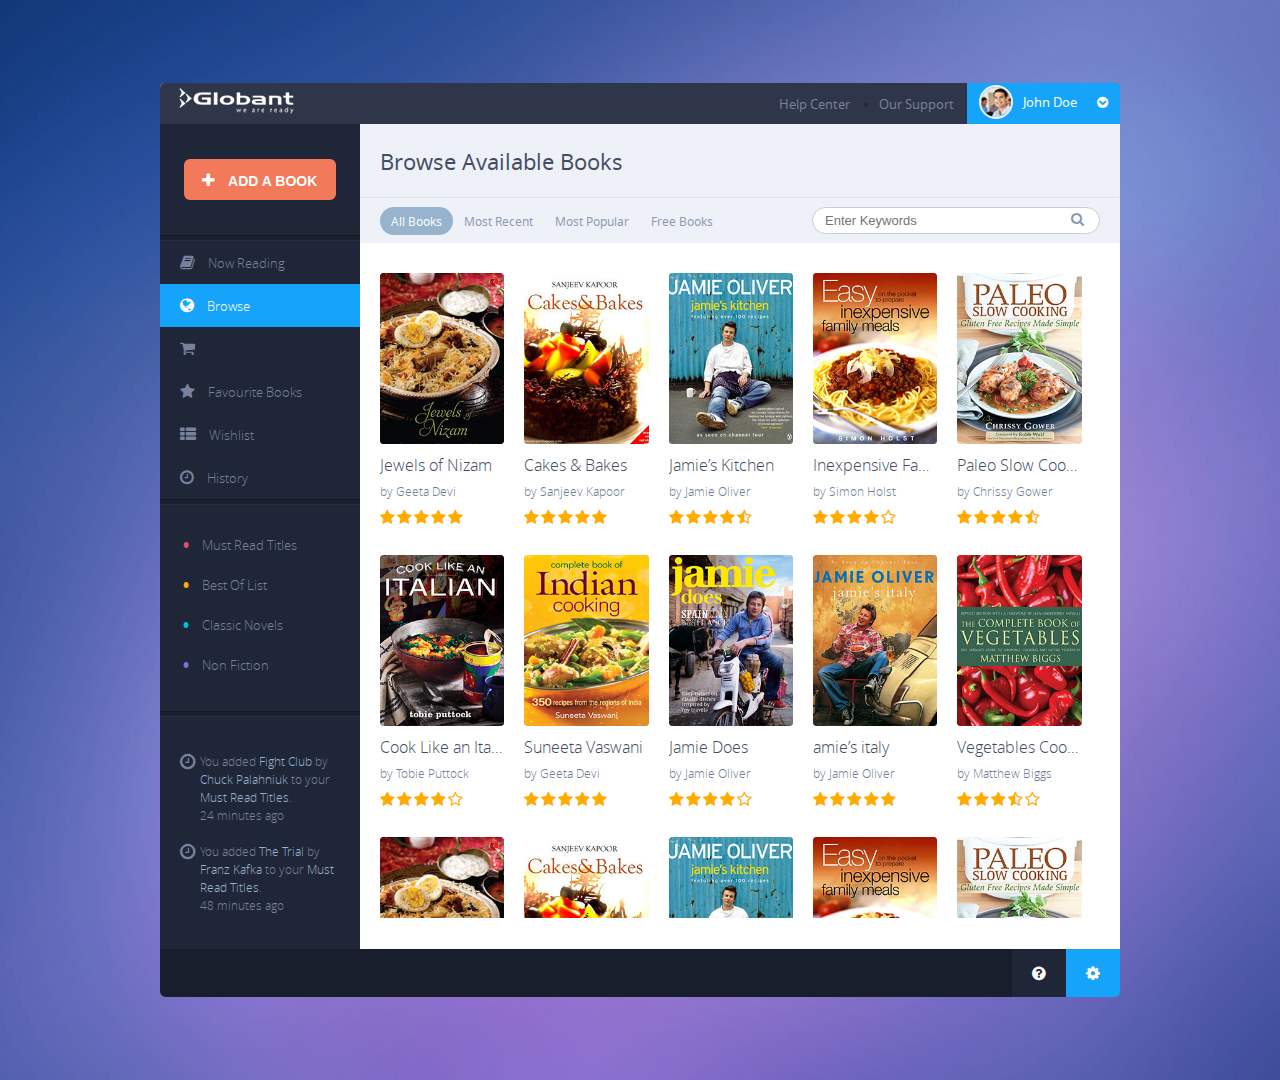
<file: 1. HTML/index.html>
<!DOCTYPE html>
<html lang="en">
<head>
<meta charset="utf-8">
<title>HTML Assignment</title>
<link rel="stylesheet" href="http://cdnjs.cloudflare.com/ajax/libs/font-awesome/4.4.0/css/font-awesome.min.css">
<link href="css/style.css" rel="stylesheet">
</head>
<body>
<!-- Main Container Start Here -->
<section class="container"> 
  <!-- Left Header Start Here -->
  <header class="clearfix">
    <section class="pull-left logo"><a href="#" title="Globant"><img src="img/logo.png" alt="Globant"></a></section>
    <section class="pull-right">
      <nav class="pull-left">
        <ul>
          <li><a href="#">Help Center</a></li>
          <li><a href="#">Our Support</a></li>
        </ul>
      </nav>
      <section class="pull-right user-name"> <img src="img/user_img.jpg" alt=""> John Doe <i class="fa fa-chevron-circle-down"></i> </section>
    </section>
  </header>
  <!-- Left Header End Here -->
  <section class="clearfix"> 
    <!-- Left Sitebar Start Here -->
    <aside class="left-sidebar pull-left">
      <ul class="clearfix">
        <li>
          <button type="button" class="add-book"><i class="fa fa-plus"></i> Add a Book</button>
        </li>
      </ul>
      <ul class="main-nav clearfix">
        <li><a href="#"><i class="fa fa-book"></i> Now Reading</a></li>
        <li><a href="#" class="active"><i class="fa fa-globe"></i> Browse</a></li>
        <li><a href="#"><i class="fa fa-shopping-cart"></i> <span class="sr-only">Buy Books</span></a></li>
        <li><a href="#"><i class="fa fa-star"></i> Favourite Books</a></li>
        <li><a href="#"><i class="fa fa-th-list"></i> Wishlist</a></li>
        <li><a href="#"><i class="fa fa-clock-o"></i> History</a></li>
      </ul>
      <ul class="personal-categories clearfix">
        <li><a href="#">Must Read Titles</a></li>
        <li class="yellow-dise"><a href="#" >Best Of List</a></li>
        <li class="blue-dise"><a href="#" >Classic Novels</a></li>
        <li class="purple-dise"><a href="#" >Non Fiction</a></li>
      </ul>
      <ul class="history-list clearfix">
        <li class="history">
          <p>You added <span>Fight Club</span> by <span>Chuck Palahniuk</span> to your <span>Must Read Titles</span>.</p>
          <p>24 minutes ago</p>
        </li>
        <li class="history">
          <p>You added <span>The Trial</span> by <span>Franz Kafka</span> to your <span>Must Read Titles</span>.</p>
          <p>48 minutes ago</p>
        </li>
      </ul>
    </aside>
    <!-- Left Sitebar End Here --> 
    <!-- Right Section Start Here -->
    <section class="pull-left content-section">
      <header class="page-header">
        <section class="page-title">
          <h1>Browse Available Books</h1>
        </section>
        <section class="search-fliter-section clearfix">
          <section class="pull-left tab-menu">
            <ul>
              <li><a href="#" class="active">All Books</a></li>
              <li><a href="#">Most Recent</a></li>
              <li><a href="#">Most Popular</a></li>
              <li><a href="#">Free Books</a></li>
            </ul>
          </section>
          <section class="pull-right relative search-warpper">
            <input type="search" placeholder="Enter Keywords" value="" id="q" class="search-field" required >
            <label class="search-label" for="q"><i class="fa fa-search"></i></label>
          </section>
        </section>
      </header>
      <section class="container-warpper clearfix">
        <div class="column-warpper">
          <div class="row">
            <div class="column">
              <div class="pro-img"><img src="img/pro_img1.jpg" alt=""></div>
              <div class="pro-name">Jewels of Nizam</div>
              <div class="by-name">by Geeta Devi</div>
              <div class="rating"><i class="fa fa-star"></i><i class="fa fa-star"></i><i class="fa fa-star"></i><i class="fa fa-star"></i><i class="fa fa-star"></i></div>
            </div>
            <div class="column">
              <div class="pro-img"><img src="img/pro_img2.jpg" class="pro-img" alt=""></div>
              <div class="pro-name">Cakes & Bakes</div>
              <div class="by-name">by Sanjeev Kapoor</div>
              <div class="rating"><i class="fa fa-star"></i><i class="fa fa-star"></i><i class="fa fa-star"></i><i class="fa fa-star"></i><i class="fa fa-star"></i></div>
            </div>
            <div class="column">
              <div class="pro-img"><img src="img/pro_img3.jpg" class="pro-img" alt=""></div>
              <div class="pro-name">Jamie’s Kitchen</div>
              <div class="by-name">by Jamie Oliver</div>
              <div class="rating"><i class="fa fa-star"></i><i class="fa fa-star"></i><i class="fa fa-star"></i><i class="fa fa-star"></i><i aria-hidden="true" class="fa fa-star-half-o"></i></div>
            </div>
            <div class="column">
              <div class="pro-img"><img src="img/pro_img4.jpg" class="pro-img" alt=""></div>
              <div class="pro-name">Inexpensive Family Meals</div>
              <div class="by-name">by Simon Holst</div>
              <div class="rating"><i class="fa fa-star"></i><i class="fa fa-star"></i><i class="fa fa-star"></i><i class="fa fa-star"></i><i  class="fa fa-star-o"></i></div>
            </div>
            <div class="column">
              <div class="pro-img"><img src="img/pro_img5.jpg" class="pro-img" alt=""></div>
              <div class="pro-name">Paleo Slow Cooking</div>
              <div class="by-name">by Chrissy Gower</div>
              <div class="rating"><i class="fa fa-star"></i><i class="fa fa-star"></i><i class="fa fa-star"></i><i class="fa fa-star"></i><i class="fa fa-star-half-o"></i></div>
            </div>
            <div class="column">
              <div class="pro-img"><img src="img/pro_img6.jpg" class="pro-img" alt=""></div>
              <div class="pro-name">Cook Like an Italian</div>
              <div class="by-name">by Tobie Puttock</div>
              <div class="rating"><i class="fa fa-star"></i><i class="fa fa-star"></i><i class="fa fa-star"></i><i class="fa fa-star"></i><i  class="fa fa-star-o"></i></div>
            </div>
            <div class="column">
              <div class="pro-img"><img src="img/pro_img7.jpg" class="pro-img" alt=""></div>
              <div class="pro-name">Suneeta Vaswani</div>
              <div class="by-name">by Geeta Devi</div>
              <div class="rating"><i class="fa fa-star"></i><i class="fa fa-star"></i><i class="fa fa-star"></i><i class="fa fa-star"></i><i class="fa fa-star"></i></div>
            </div>
            <div class="column">
              <div class="pro-img"><img src="img/pro_img8.jpg" class="pro-img" alt=""></div>
              <div class="pro-name">Jamie Does</div>
              <div class="by-name">by Jamie Oliver</div>
              <div class="rating"><i class="fa fa-star"></i><i class="fa fa-star"></i><i class="fa fa-star"></i><i class="fa fa-star"></i><i  class="fa fa-star-o"></i></div>
            </div>
            <div class="column">
              <div class="pro-img"><img src="img/pro_img9.jpg" class="pro-img" alt=""></div>
              <div class="pro-name">amie’s italy</div>
              <div class="by-name">by Jamie Oliver</div>
              <div class="rating"><i class="fa fa-star"></i><i class="fa fa-star"></i><i class="fa fa-star"></i><i class="fa fa-star"></i><i class="fa fa-star"></i></div>
            </div>
            <div class="column">
              <div class="pro-img"><img src="img/pro_img10.jpg" class="pro-img" alt=""></div>
              <div class="pro-name">Vegetables Cookbook</div>
              <div class="by-name">by Matthew Biggs</div>
              <div class="rating"><i class="fa fa-star"></i><i class="fa fa-star"></i><i class="fa fa-star"></i><i class="fa fa-star-half-o"></i><i class="fa fa-star-o"></i></div>
            </div>
            <div class="column">
              <div class="pro-img"><img src="img/pro_img1.jpg" alt=""></div>
              <div class="pro-name">Jewels of Nizam</div>
              <div class="by-name">by Geeta Devi</div>
              <div class="rating"><i class="fa fa-star"></i><i class="fa fa-star"></i><i class="fa fa-star"></i><i class="fa fa-star"></i><i class="fa fa-star"></i></div>
            </div>
            <div class="column">
              <div class="pro-img"><img src="img/pro_img2.jpg" class="pro-img" alt=""></div>
              <div class="pro-name">Cakes & Bakes</div>
              <div class="by-name">by Sanjeev Kapoor</div>
              <div class="rating"><i class="fa fa-star"></i><i class="fa fa-star"></i><i class="fa fa-star"></i><i class="fa fa-star"></i><i class="fa fa-star"></i></div>
            </div>
            <div class="column">
              <div class="pro-img"><img src="img/pro_img3.jpg" class="pro-img" alt=""></div>
              <div class="pro-name">Jamie’s Kitchen</div>
              <div class="by-name">by Jamie Oliver</div>
              <div class="rating"><i class="fa fa-star"></i><i class="fa fa-star"></i><i class="fa fa-star"></i><i class="fa fa-star"></i><i aria-hidden="true" class="fa fa-star-half-o"></i></div>
            </div>
            <div class="column">
              <div class="pro-img"><img src="img/pro_img4.jpg" class="pro-img" alt=""></div>
              <div class="pro-name">Inexpensive Family Meals</div>
              <div class="by-name">by Simon Holst</div>
              <div class="rating"><i class="fa fa-star"></i><i class="fa fa-star"></i><i class="fa fa-star"></i><i class="fa fa-star"></i><i  class="fa fa-star-o"></i></div>
            </div>
            <div class="column">
              <div class="pro-img"><img src="img/pro_img5.jpg" class="pro-img" alt=""></div>
              <div class="pro-name">Paleo Slow Cooking</div>
              <div class="by-name">by Chrissy Gower</div>
              <div class="rating"><i class="fa fa-star"></i><i class="fa fa-star"></i><i class="fa fa-star"></i><i class="fa fa-star"></i><i class="fa fa-star-half-o"></i></div>
            </div>
            <div class="column">
              <div class="pro-img"><img src="img/pro_img6.jpg" class="pro-img" alt=""></div>
              <div class="pro-name">Cook Like an Italian</div>
              <div class="by-name">by Tobie Puttock</div>
              <div class="rating"><i class="fa fa-star"></i><i class="fa fa-star"></i><i class="fa fa-star"></i><i class="fa fa-star"></i><i  class="fa fa-star-o"></i></div>
            </div>
            <div class="column">
              <div class="pro-img"><img src="img/pro_img7.jpg" class="pro-img" alt=""></div>
              <div class="pro-name">Suneeta Vaswani</div>
              <div class="by-name">by Geeta Devi</div>
              <div class="rating"><i class="fa fa-star"></i><i class="fa fa-star"></i><i class="fa fa-star"></i><i class="fa fa-star"></i><i class="fa fa-star"></i></div>
            </div>
            <div class="column">
              <div class="pro-img"><img src="img/pro_img8.jpg" class="pro-img" alt=""></div>
              <div class="pro-name">Jamie Does</div>
              <div class="by-name">by Jamie Oliver</div>
              <div class="rating"><i class="fa fa-star"></i><i class="fa fa-star"></i><i class="fa fa-star"></i><i class="fa fa-star"></i><i  class="fa fa-star-o"></i></div>
            </div>
            <div class="column">
              <div class="pro-img"><img src="img/pro_img9.jpg" class="pro-img" alt=""></div>
              <div class="pro-name">amie’s italy</div>
              <div class="by-name">by Jamie Oliver</div>
              <div class="rating"><i class="fa fa-star"></i><i class="fa fa-star"></i><i class="fa fa-star"></i><i class="fa fa-star"></i><i class="fa fa-star"></i></div>
            </div>
            <div class="column">
              <div class="pro-img"><img src="img/pro_img10.jpg" class="pro-img" alt=""></div>
              <div class="pro-name">Vegetables Cookbook</div>
              <div class="by-name">by Matthew Biggs</div>
              <div class="rating"><i class="fa fa-star"></i><i class="fa fa-star"></i><i class="fa fa-star"></i><i class="fa fa-star-half-o"></i><i class="fa fa-star-o"></i></div>
            </div>
          </div>
        </div>
      </section>
    </section>
    <!-- Right Section End Here --> 
  </section>
  <!-- Footer Start Here -->
  <footer class="clearfix">
    <section class="pull-right">
      <div class="pull-left helpBtn"><a href="#"><i class="fa fa-question-circle"></i></a></div>
      <div class="pull-right settingBtn"><a href="#"><i class="fa fa-cog"></i></a></div>
    </section>
  </footer>
  <!-- Footer Section End Here --> 
</section>
<!-- Main Container End Here --> 
<script src="js/jquery.min.js"></script> 
<script>
    	$(document).ready(function(e) {
            $('.main-nav a, .tab-menu a').on('click', function(event){
				event.preventDefault();
				$(this).addClass('active');
				$(this).parent('li').siblings().find('a').removeClass('active');
			});
			
        });
    </script>
</body>
</html>
</file>
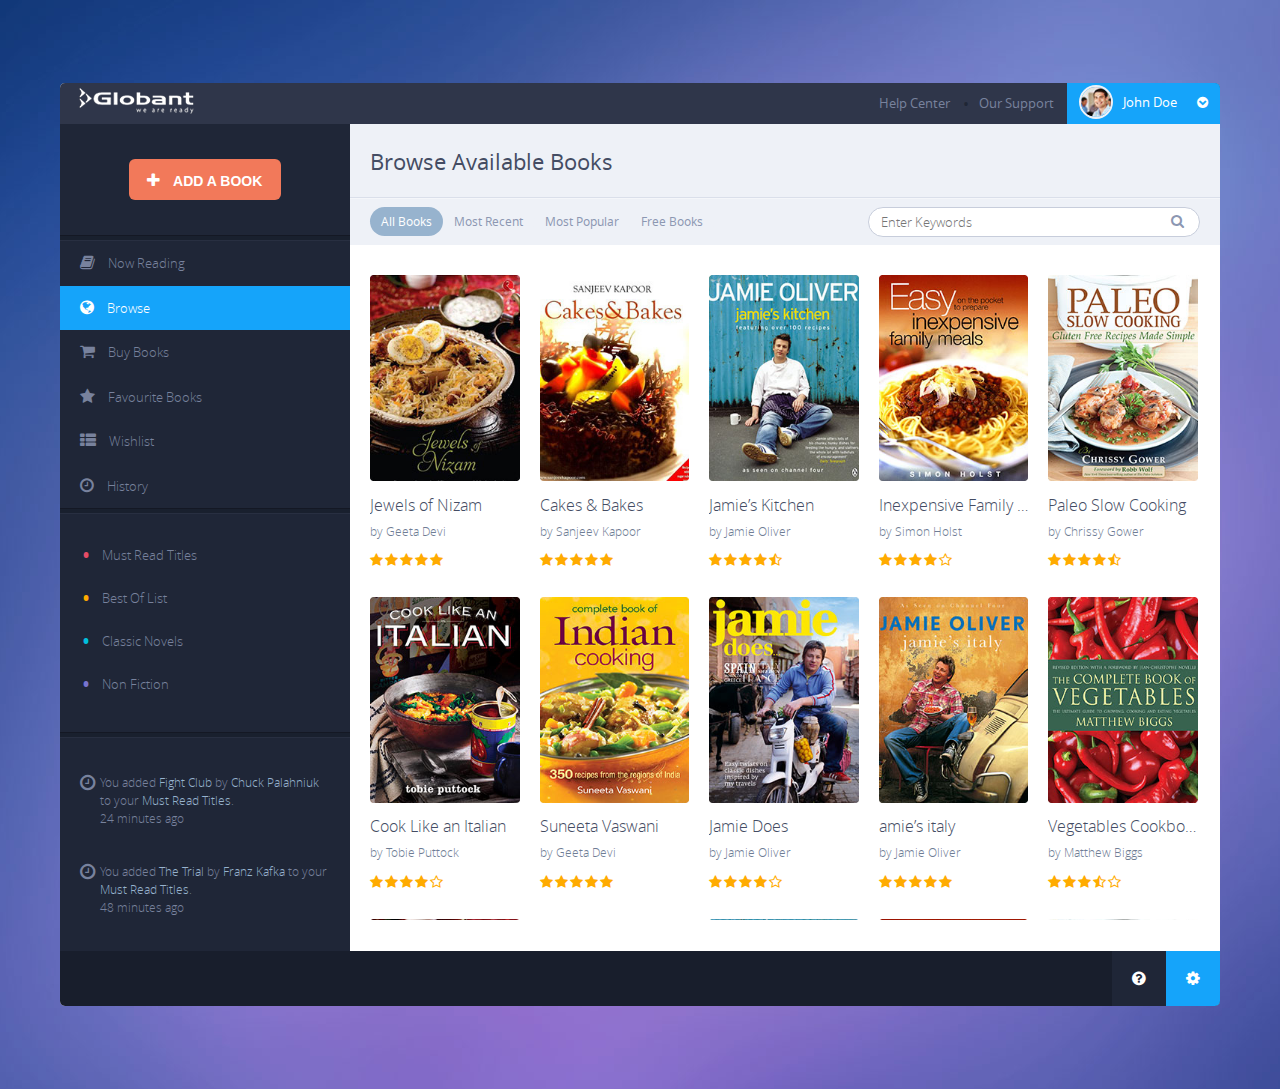
<file: 3. RWD/index.html>
<!DOCTYPE html>
<html lang="en">
<head>
<meta charset="utf-8">
<meta name="viewport" content="width=device-width, initial-scale=1.0" />
<title>HTML Assignment</title>
<link rel="stylesheet" href="http://cdnjs.cloudflare.com/ajax/libs/font-awesome/4.4.0/css/font-awesome.min.css">
<link href="css/style.css" rel="stylesheet">
<link href="css/media_query.css" rel="stylesheet">
</head>
<body>
<!-- Main Container Start Here -->
<section class="container">
  <header class="clearfix">
    <section class="logo col-3 mob-clearfix"><a href="#" title="Globant"><img src="img/logo.png" alt="Globant"></a>
      <div class="menu-btn visible-xs clearfix"> <i class="fa fa-search"></i> <i href="#" class="fa fa-bars"></i> </div>
    </section>
    <section class="col-9 hidden-xs">
      <div class="head-rg">
        <nav>
          <ul>
            <li><a href="#">Help Center</a></li>
            <li><a href="#">Our Support</a></li>
          </ul>
        </nav>
        <section class="user-name"> <img src="img/user_img.jpg" alt=""> John Doe <i class="fa fa-chevron-circle-down"></i> </section>
      </div>
    </section>
  </header>
  <section class="clearfix">
    <aside class="left-sidebar col-3">
      <ul class="add-book-wrapper clearfix hidden-xs">
        <li>
          <button type="button" class="add-book"><i class="fa fa-plus"></i> Add a Book</button>
        </li>
      </ul>
      <ul class="main-nav clearfix">
        <li><a href="#"><i class="fa fa-book"></i> Now Reading</a></li>
        <li><a href="#" class="active"><i class="fa fa-globe"></i> Browse</a></li>
        <li><a href="#"><i class="fa fa-shopping-cart"></i> Buy Books</a></li>
        <li><a href="#"><i class="fa fa-star"></i> Favourite Books</a></li>
        <li><a href="#"><i class="fa fa-th-list"></i> Wishlist</a></li>
        <li><a href="#"><i class="fa fa-clock-o"></i> History</a></li>
      </ul>
      <ul class="add-book-wrapper clearfix visible-xs hidden-sm hidden-md hidden-lg">
        <li>
          <button type="button" class="add-book"><i class="fa fa-plus"></i> Add a Book</button>
        </li>
      </ul>
      <ul class="personal-categories clearfix hidden-xs">
        <li><a href="#">Must Read Titles</a></li>
        <li class="yellow-dise"><a href="#" >Best Of List</a></li>
        <li class="blue-dise"><a href="#" >Classic Novels</a></li>
        <li class="purple-dise"><a href="#" >Non Fiction</a></li>
      </ul>
      <ul class="history-list clearfix hidden-xs">
        <li class="history">
          <p>You added <span>Fight Club</span> by <span>Chuck Palahniuk</span> to your <span>Must Read Titles</span>.</p>
          <p>24 minutes ago</p>
        </li>
        <li class="history">
          <p>You added <span>The Trial</span> by <span>Franz Kafka</span> to your <span>Must Read Titles</span>.</p>
          <p>48 minutes ago</p>
        </li>
      </ul>
    </aside>
    <section class="col-9">
      <header class="page-header">
        <section class="page-title">
          <h1>Browse Available Books</h1>
        </section>
        <section class="search-fliter-section clearfix">
          <section class="tab-menu mob-clearfix">
            <ul>
              <li><a href="#" class="active">All Books</a></li>
              <li><a href="#">Most Recent</a></li>
              <li><a href="#">Most Popular</a></li>
              <li><a href="#">Free Books</a></li>
            </ul>
          </section>
          <section class="relative search-warpper hidden-xs">
            <input type="search" placeholder="Enter Keywords" value="" id="q" class="search-field" required >
            <label class="search-label" for="q"><i class="fa fa-search"></i></label>
          </section>
        </section>
      </header>
      <section class="container-warpper clearfix">
        <div class="column-warpper">
            <div class="column">
              <div class="pro-img"><img src="img/pro_img1.jpg" alt=""></div>
              <div class="pro-details">
                <div class="pro-name">Jewels of Nizam</div>
                <div class="by-name">by Geeta Devi</div>
                <div class="rating"><i class="fa fa-star"></i><i class="fa fa-star"></i><i class="fa fa-star"></i><i class="fa fa-star"></i><i class="fa fa-star"></i></div>
              </div>
            </div>
            <div class="column">
              <div class="pro-img"><img src="img/pro_img2.jpg" alt=""></div>
              <div class="pro-details">
                <div class="pro-name">Cakes & Bakes</div>
                <div class="by-name">by Sanjeev Kapoor</div>
                <div class="rating"><i class="fa fa-star"></i><i class="fa fa-star"></i><i class="fa fa-star"></i><i class="fa fa-star"></i><i class="fa fa-star"></i></div>
              </div>
            </div>
            <div class="column">
              <div class="pro-img"><img src="img/pro_img3.jpg" alt=""></div>
              <div class="pro-details">
                <div class="pro-name">Jamie’s Kitchen</div>
                <div class="by-name">by Jamie Oliver</div>
                <div class="rating"><i class="fa fa-star"></i><i class="fa fa-star"></i><i class="fa fa-star"></i><i class="fa fa-star"></i><i aria-hidden="true" class="fa fa-star-half-o"></i></div>
              </div>
            </div>
            <div class="clearfix visible-sm"></div>
            <div class="column">
              <div class="pro-img"><img src="img/pro_img4.jpg" alt=""></div>
              <div class="pro-details">
                <div class="pro-name">Inexpensive Family Meals</div>
                <div class="by-name">by Simon Holst</div>
                <div class="rating"><i class="fa fa-star"></i><i class="fa fa-star"></i><i class="fa fa-star"></i><i class="fa fa-star"></i><i  class="fa fa-star-o"></i></div>
              </div>
            </div>
            <div class="clearfix visible-md"></div>
            <div class="column">
              <div class="pro-img"><img src="img/pro_img5.jpg" alt=""></div>
              <div class="pro-details">
                <div class="pro-name">Paleo Slow Cooking</div>
                <div class="by-name">by Chrissy Gower</div>
                <div class="rating"><i class="fa fa-star"></i><i class="fa fa-star"></i><i class="fa fa-star"></i><i class="fa fa-star"></i><i class="fa fa-star-half-o"></i></div>
              </div>
            </div>
            <div class="column">
              <div class="pro-img"><img src="img/pro_img6.jpg" alt=""></div>
              <div class="pro-details">
                <div class="pro-name">Cook Like an Italian</div>
                <div class="by-name">by Tobie Puttock</div>
                <div class="rating"><i class="fa fa-star"></i><i class="fa fa-star"></i><i class="fa fa-star"></i><i class="fa fa-star"></i><i  class="fa fa-star-o"></i></div>
              </div>
            </div>
            <div class="clearfix visible-sm"></div>
            <div class="column">
              <div class="pro-img"><img src="img/pro_img7.jpg" alt=""></div>
              <div class="pro-details">
                <div class="pro-name">Suneeta Vaswani</div>
                <div class="by-name">by Geeta Devi</div>
                <div class="rating"><i class="fa fa-star"></i><i class="fa fa-star"></i><i class="fa fa-star"></i><i class="fa fa-star"></i><i class="fa fa-star"></i></div>
              </div>
            </div>
            <div class="column">
              <div class="pro-img"><img src="img/pro_img8.jpg" alt=""></div>
              <div class="pro-details">
                <div class="pro-name">Jamie Does</div>
                <div class="by-name">by Jamie Oliver</div>
                <div class="rating"><i class="fa fa-star"></i><i class="fa fa-star"></i><i class="fa fa-star"></i><i class="fa fa-star"></i><i  class="fa fa-star-o"></i></div>
              </div>
            </div>
            <div class="clearfix visible-md"></div>
            <div class="column">
              <div class="pro-img"><img src="img/pro_img9.jpg" alt=""></div>
              <div class="pro-details">
                <div class="pro-name">amie’s italy</div>
                <div class="by-name">by Jamie Oliver</div>
                <div class="rating"><i class="fa fa-star"></i><i class="fa fa-star"></i><i class="fa fa-star"></i><i class="fa fa-star"></i><i class="fa fa-star"></i></div>
              </div>
            </div>
            <div class="clearfix visible-sm"></div>
            <div class="column">
              <div class="pro-img"><img src="img/pro_img10.jpg" alt=""></div>
              <div class="pro-details">
                <div class="pro-name">Vegetables Cookbook</div>
                <div class="by-name">by Matthew Biggs</div>
                <div class="rating"><i class="fa fa-star"></i><i class="fa fa-star"></i><i class="fa fa-star"></i><i class="fa fa-star-half-o"></i><i class="fa fa-star-o"></i></div>
              </div>
            </div>
            <div class="column">
              <div class="pro-img"><img src="img/pro_img1.jpg" alt=""></div>
              <div class="pro-details">
                <div class="pro-name">Jewels of Nizam</div>
                <div class="by-name">by Geeta Devi</div>
                <div class="rating"><i class="fa fa-star"></i><i class="fa fa-star"></i><i class="fa fa-star"></i><i class="fa fa-star"></i><i class="fa fa-star"></i></div>
              </div>
            </div>
            <div class="column">
              <div class="pro-img"><img src="img/pro_img2.jpg" alt=""></div>
              <div class="pro-details">
                <div class="pro-name">Cakes & Bakes</div>
                <div class="by-name">by Sanjeev Kapoor</div>
                <div class="rating"><i class="fa fa-star"></i><i class="fa fa-star"></i><i class="fa fa-star"></i><i class="fa fa-star"></i><i class="fa fa-star"></i></div>
              </div>
            </div>
            <div class="clearfix visible-md"></div>
            <div class="clearfix visible-sm"></div>
            <div class="column">
              <div class="pro-img"><img src="img/pro_img3.jpg" alt=""></div>
              <div class="pro-details">
                <div class="pro-name">Jamie’s Kitchen</div>
                <div class="by-name">by Jamie Oliver</div>
                <div class="rating"><i class="fa fa-star"></i><i class="fa fa-star"></i><i class="fa fa-star"></i><i class="fa fa-star"></i><i aria-hidden="true" class="fa fa-star-half-o"></i></div>
              </div>
            </div>
            <div class="column">
              <div class="pro-img"><img src="img/pro_img4.jpg" alt=""></div>
              <div class="pro-details">
                <div class="pro-name">Inexpensive Family Meals</div>
                <div class="by-name">by Simon Holst</div>
                <div class="rating"><i class="fa fa-star"></i><i class="fa fa-star"></i><i class="fa fa-star"></i><i class="fa fa-star"></i><i  class="fa fa-star-o"></i></div>
              </div>
            </div>
            <div class="column">
              <div class="pro-img"><img src="img/pro_img5.jpg" alt=""></div>
              <div class="pro-details">
                <div class="pro-name">Paleo Slow Cooking</div>
                <div class="by-name">by Chrissy Gower</div>
                <div class="rating"><i class="fa fa-star"></i><i class="fa fa-star"></i><i class="fa fa-star"></i><i class="fa fa-star"></i><i class="fa fa-star-half-o"></i></div>
              </div>
            </div>
            <div class="clearfix visible-sm"></div>
            <div class="column">
              <div class="pro-img"><img src="img/pro_img6.jpg" alt=""></div>
              <div class="pro-details">
                <div class="pro-name">Cook Like an Italian</div>
                <div class="by-name">by Tobie Puttock</div>
                <div class="rating"><i class="fa fa-star"></i><i class="fa fa-star"></i><i class="fa fa-star"></i><i class="fa fa-star"></i><i  class="fa fa-star-o"></i></div>
              </div>
            </div>
            <div class="clearfix visible-md"></div>
            <div class="column">
              <div class="pro-img"><img src="img/pro_img7.jpg" alt=""></div>
              <div class="pro-details">
                <div class="pro-name">Suneeta Vaswani</div>
                <div class="by-name">by Geeta Devi</div>
                <div class="rating"><i class="fa fa-star"></i><i class="fa fa-star"></i><i class="fa fa-star"></i><i class="fa fa-star"></i><i class="fa fa-star"></i></div>
              </div>
            </div>
            <div class="column">
              <div class="pro-img"><img src="img/pro_img8.jpg" alt=""></div>
              <div class="pro-details">
                <div class="pro-name">Jamie Does</div>
                <div class="by-name">by Jamie Oliver</div>
                <div class="rating"><i class="fa fa-star"></i><i class="fa fa-star"></i><i class="fa fa-star"></i><i class="fa fa-star"></i><i  class="fa fa-star-o"></i></div>
              </div>
            </div>
            <div class="clearfix visible-sm"></div>
            <div class="column">
              <div class="pro-img"><img src="img/pro_img9.jpg" alt=""></div>
              <div class="pro-details">
                <div class="pro-name">amie’s italy</div>
                <div class="by-name">by Jamie Oliver</div>
                <div class="rating"><i class="fa fa-star"></i><i class="fa fa-star"></i><i class="fa fa-star"></i><i class="fa fa-star"></i><i class="fa fa-star"></i></div>
              </div>
            </div>
            <div class="column">
              <div class="pro-img"><img src="img/pro_img10.jpg" alt=""></div>
              <div class="pro-details">
                <div class="pro-name">Vegetables Cookbook</div>
                <div class="by-name">by Matthew Biggs</div>
                <div class="rating"><i class="fa fa-star"></i><i class="fa fa-star"></i><i class="fa fa-star"></i><i class="fa fa-star-half-o"></i><i class="fa fa-star-o"></i></div>
              </div>
            </div>
        </div>
      </section>
    </section>
  </section>
  <section class="mob-footer-top visible-xs hidden-sm hidden-md hidden-lg">
    <ul class="history-list clearfix">
      <li class="history">
        <p>You added <span>Fight Club</span> by <span>Chuck Palahniuk</span> to your <span>Must Read Titles</span>.</p>
        <p>24 minutes ago</p>
      </li>
      <li class="history">
        <p>You added <span>The Trial</span> by <span>Franz Kafka</span> to your <span>Must Read Titles</span>.</p>
        <p>48 minutes ago</p>
      </li>
    </ul>
    <ul class="mob-link clearfix">
      <li><a href="#">Help Center</a> <a href="#">Our Support</a></li>
    </ul>
  </section>
  <footer class="clearfix">
    <section class="pull-right">
      <div class="pull-left helpBtn"><a href="#"><i class="fa fa-question-circle"></i></a></div>
      <div class="pull-right settingBtn"><a href="#"><i class="fa fa-cog"></i></a></div>
    </section>
  </footer>
</section>
<!-- Main Container End Here --> 
<script src="js/jquery.min.js"></script> 
<script>
    	$(document).ready(function(e) {
            $('.main-nav a, .tab-menu a').on('click', function(event){
				event.preventDefault();
				$(this).addClass('active');
				$(this).parent('li').siblings().find('a').removeClass('active');
			});
			
			  var menuVisible = false;
			  $('.fa-bars').click(function() {
				if (menuVisible) {
				  $('.left-sidebar').slideUp();
				  menuVisible = false;
				  return;
				}
				$('.left-sidebar').slideDown();
				menuVisible = true;
			  });
			  $('.left-sidebar').click(function() {
				$(this).slideUp();
				menuVisible = false;
			  });
        });
    </script>
</body>
</html>
</file>
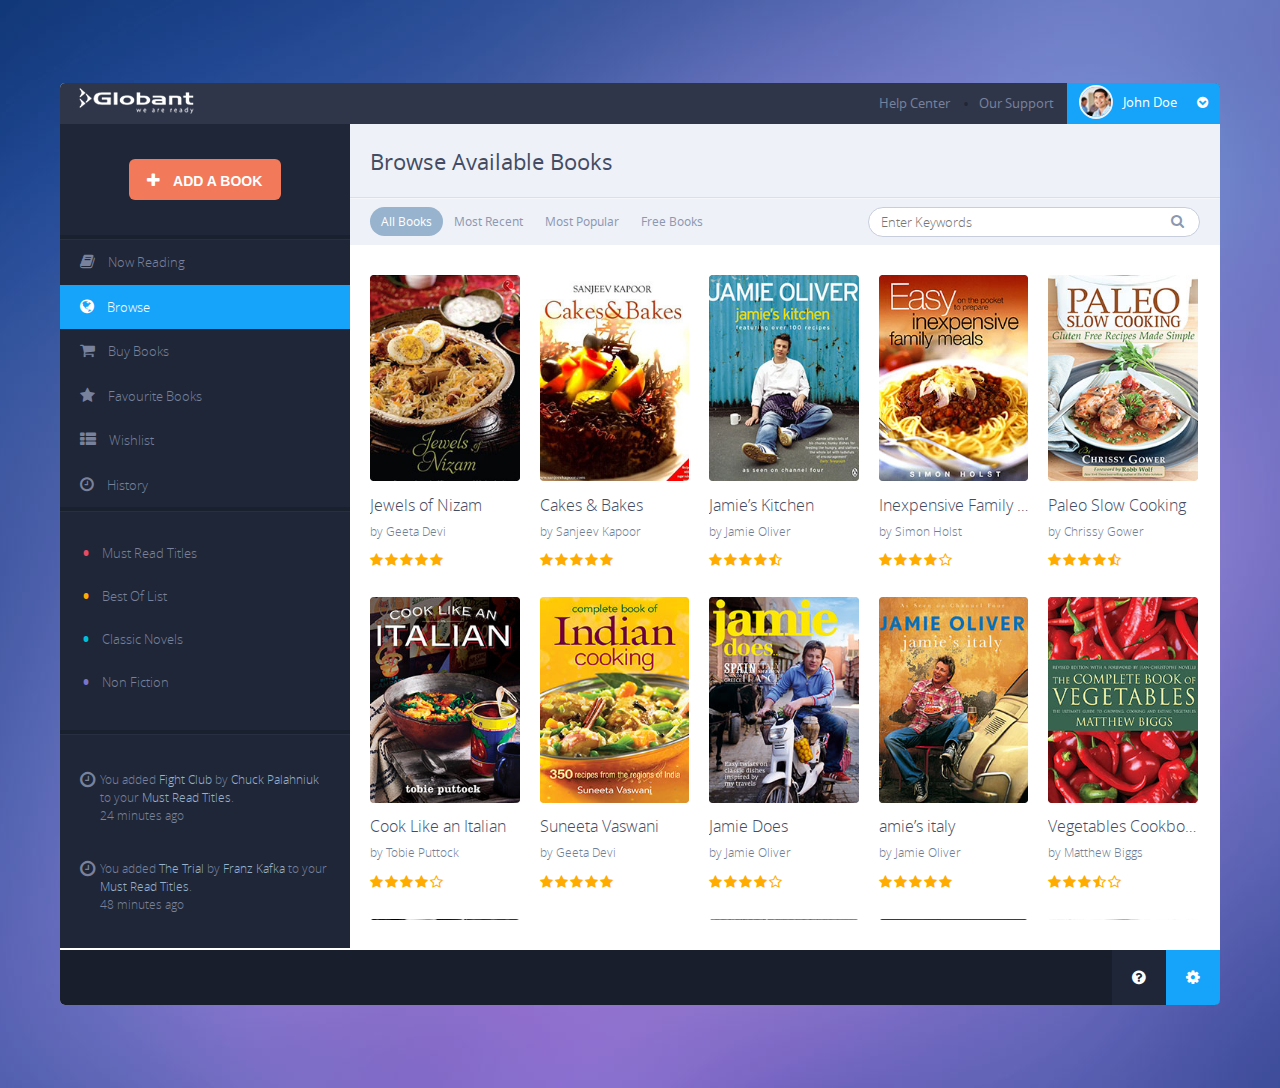
<file: 4. LESS/index.html>
<!DOCTYPE html>
<html lang="en">
<head>
<meta charset="utf-8">
<meta name="viewport" content="width=device-width, initial-scale=1.0" />
<title>HTML Assignment</title>
<link href="http://cdnjs.cloudflare.com/ajax/libs/font-awesome/4.4.0/css/font-awesome.min.css" rel="stylesheet">
<link href="css/main.css" rel="stylesheet">
</head>
<body>
<!-- Main Container Start Here -->
<section class="container">
  <header class="clearfix">
    <section class="logo col-3 mob-clearfix"><a href="#" title="Globant"><img src="img/logo.png" alt="Globant"></a>
      <div class="menu-btn visible-xs clearfix"> <i class="fa fa-search"></i> <i href="#" class="fa fa-bars"></i> </div>
    </section>
    <section class="col-9 hidden-xs">
      <div class="head-rg">
        <nav>
          <ul>
            <li><a href="#">Help Center</a></li>
            <li><a href="#">Our Support</a></li>
          </ul>
        </nav>
        <section class="user-name"> <img src="img/user_img.jpg" alt=""> John Doe <i class="fa fa-chevron-circle-down"></i> </section>
      </div>
    </section>
  </header>
  <section class="clearfix">
    <aside class="left-sidebar col-3">
      <ul class="add-book-wrapper clearfix hidden-xs">
        <li>
          <button type="button" class="add-book"><i class="fa fa-plus"></i> Add a Book</button>
        </li>
      </ul>
      <ul class="main-nav clearfix">
        <li><a href="#"><i class="fa fa-book"></i> Now Reading</a></li>
        <li><a href="#" class="active"><i class="fa fa-globe"></i> Browse</a></li>
        <li><a href="#"><i class="fa fa-shopping-cart"></i> Buy Books</a></li>
        <li><a href="#"><i class="fa fa-star"></i> Favourite Books</a></li>
        <li><a href="#"><i class="fa fa-th-list"></i> Wishlist</a></li>
        <li><a href="#"><i class="fa fa-clock-o"></i> History</a></li>
      </ul>
      <ul class="add-book-wrapper clearfix visible-xs hidden-sm hidden-md hidden-lg">
        <li>
          <button type="button" class="add-book"><i class="fa fa-plus"></i> Add a Book</button>
        </li>
      </ul>
      <ul class="personal-categories clearfix hidden-xs">
        <li><a href="#">Must Read Titles</a></li>
        <li class="orange-dise"><a href="#" >Best Of List</a></li>
        <li class="blue-dise"><a href="#" >Classic Novels</a></li>
        <li class="purple-dise"><a href="#" >Non Fiction</a></li>
      </ul>
      <ul class="history-list clearfix hidden-xs">
        <li class="history">
          <p>You added <span>Fight Club</span> by <span>Chuck Palahniuk</span> to your <span>Must Read Titles</span>.</p>
          <p>24 minutes ago</p>
        </li>
        <li class="history">
          <p>You added <span>The Trial</span> by <span>Franz Kafka</span> to your <span>Must Read Titles</span>.</p>
          <p>48 minutes ago</p>
        </li>
      </ul>
    </aside>
    <section class="col-9">
      <header class="page-header">
        <section class="page-title">
          <h1>Browse Available Books</h1>
        </section>
        <section class="search-fliter-section clearfix">
          <section class="tab-menu mob-clearfix">
            <ul>
              <li><a href="#" class="active">All Books</a></li>
              <li><a href="#">Most Recent</a></li>
              <li><a href="#">Most Popular</a></li>
              <li><a href="#">Free Books</a></li>
            </ul>
          </section>
          <section class="relative search-warpper hidden-xs">
            <input type="search" placeholder="Enter Keywords" value="" id="q" class="search-field" required >
            <label class="search-label" for="q"><i class="fa fa-search"></i></label>
          </section>
        </section>
      </header>
      <section class="container-warpper clearfix">
        <div class="column-warpper">
            <div class="column">
              <div class="pro-img"><img src="img/pro_img1.jpg" alt=""></div>
              <div class="pro-details">
                <div class="pro-name">Jewels of Nizam</div>
                <div class="by-name">by Geeta Devi</div>
                <div class="rating"><i class="fa fa-star"></i><i class="fa fa-star"></i><i class="fa fa-star"></i><i class="fa fa-star"></i><i class="fa fa-star"></i></div>
              </div>
            </div>
            <div class="column">
              <div class="pro-img"><img src="img/pro_img2.jpg" alt=""></div>
              <div class="pro-details">
                <div class="pro-name">Cakes & Bakes</div>
                <div class="by-name">by Sanjeev Kapoor</div>
                <div class="rating"><i class="fa fa-star"></i><i class="fa fa-star"></i><i class="fa fa-star"></i><i class="fa fa-star"></i><i class="fa fa-star"></i></div>
              </div>
            </div>
            <div class="column">
              <div class="pro-img"><img src="img/pro_img3.jpg" alt=""></div>
              <div class="pro-details">
                <div class="pro-name">Jamie’s Kitchen</div>
                <div class="by-name">by Jamie Oliver</div>
                <div class="rating"><i class="fa fa-star"></i><i class="fa fa-star"></i><i class="fa fa-star"></i><i class="fa fa-star"></i><i aria-hidden="true" class="fa fa-star-half-o"></i></div>
              </div>
            </div>
            <div class="clearfix visible-sm"></div>
            <div class="column">
              <div class="pro-img"><img src="img/pro_img4.jpg" alt=""></div>
              <div class="pro-details">
                <div class="pro-name">Inexpensive Family Meals</div>
                <div class="by-name">by Simon Holst</div>
                <div class="rating"><i class="fa fa-star"></i><i class="fa fa-star"></i><i class="fa fa-star"></i><i class="fa fa-star"></i><i  class="fa fa-star-o"></i></div>
              </div>
            </div>
            <div class="clearfix visible-md"></div>
            <div class="column">
              <div class="pro-img"><img src="img/pro_img5.jpg" alt=""></div>
              <div class="pro-details">
                <div class="pro-name">Paleo Slow Cooking</div>
                <div class="by-name">by Chrissy Gower</div>
                <div class="rating"><i class="fa fa-star"></i><i class="fa fa-star"></i><i class="fa fa-star"></i><i class="fa fa-star"></i><i class="fa fa-star-half-o"></i></div>
              </div>
            </div>
            <div class="column">
              <div class="pro-img"><img src="img/pro_img6.jpg" alt=""></div>
              <div class="pro-details">
                <div class="pro-name">Cook Like an Italian</div>
                <div class="by-name">by Tobie Puttock</div>
                <div class="rating"><i class="fa fa-star"></i><i class="fa fa-star"></i><i class="fa fa-star"></i><i class="fa fa-star"></i><i  class="fa fa-star-o"></i></div>
              </div>
            </div>
            <div class="clearfix visible-sm"></div>
            <div class="column">
              <div class="pro-img"><img src="img/pro_img7.jpg" alt=""></div>
              <div class="pro-details">
                <div class="pro-name">Suneeta Vaswani</div>
                <div class="by-name">by Geeta Devi</div>
                <div class="rating"><i class="fa fa-star"></i><i class="fa fa-star"></i><i class="fa fa-star"></i><i class="fa fa-star"></i><i class="fa fa-star"></i></div>
              </div>
            </div>
            <div class="column">
              <div class="pro-img"><img src="img/pro_img8.jpg" alt=""></div>
              <div class="pro-details">
                <div class="pro-name">Jamie Does</div>
                <div class="by-name">by Jamie Oliver</div>
                <div class="rating"><i class="fa fa-star"></i><i class="fa fa-star"></i><i class="fa fa-star"></i><i class="fa fa-star"></i><i  class="fa fa-star-o"></i></div>
              </div>
            </div>
            <div class="clearfix visible-md"></div>
            <div class="column">
              <div class="pro-img"><img src="img/pro_img9.jpg" alt=""></div>
              <div class="pro-details">
                <div class="pro-name">amie’s italy</div>
                <div class="by-name">by Jamie Oliver</div>
                <div class="rating"><i class="fa fa-star"></i><i class="fa fa-star"></i><i class="fa fa-star"></i><i class="fa fa-star"></i><i class="fa fa-star"></i></div>
              </div>
            </div>
            <div class="clearfix visible-sm"></div>
            <div class="column">
              <div class="pro-img"><img src="img/pro_img10.jpg" alt=""></div>
              <div class="pro-details">
                <div class="pro-name">Vegetables Cookbook</div>
                <div class="by-name">by Matthew Biggs</div>
                <div class="rating"><i class="fa fa-star"></i><i class="fa fa-star"></i><i class="fa fa-star"></i><i class="fa fa-star-half-o"></i><i class="fa fa-star-o"></i></div>
              </div>
            </div>
            <div class="column">
              <div class="pro-img"><img src="img/pro_img1.jpg" alt=""></div>
              <div class="pro-details">
                <div class="pro-name">Jewels of Nizam</div>
                <div class="by-name">by Geeta Devi</div>
                <div class="rating"><i class="fa fa-star"></i><i class="fa fa-star"></i><i class="fa fa-star"></i><i class="fa fa-star"></i><i class="fa fa-star"></i></div>
              </div>
            </div>
            <div class="column">
              <div class="pro-img"><img src="img/pro_img2.jpg" alt=""></div>
              <div class="pro-details">
                <div class="pro-name">Cakes & Bakes</div>
                <div class="by-name">by Sanjeev Kapoor</div>
                <div class="rating"><i class="fa fa-star"></i><i class="fa fa-star"></i><i class="fa fa-star"></i><i class="fa fa-star"></i><i class="fa fa-star"></i></div>
              </div>
            </div>
            <div class="clearfix visible-md"></div>
            <div class="clearfix visible-sm"></div>
            <div class="column">
              <div class="pro-img"><img src="img/pro_img3.jpg" alt=""></div>
              <div class="pro-details">
                <div class="pro-name">Jamie’s Kitchen</div>
                <div class="by-name">by Jamie Oliver</div>
                <div class="rating"><i class="fa fa-star"></i><i class="fa fa-star"></i><i class="fa fa-star"></i><i class="fa fa-star"></i><i aria-hidden="true" class="fa fa-star-half-o"></i></div>
              </div>
            </div>
            <div class="column">
              <div class="pro-img"><img src="img/pro_img4.jpg" alt=""></div>
              <div class="pro-details">
                <div class="pro-name">Inexpensive Family Meals</div>
                <div class="by-name">by Simon Holst</div>
                <div class="rating"><i class="fa fa-star"></i><i class="fa fa-star"></i><i class="fa fa-star"></i><i class="fa fa-star"></i><i  class="fa fa-star-o"></i></div>
              </div>
            </div>
            <div class="column">
              <div class="pro-img"><img src="img/pro_img5.jpg" alt=""></div>
              <div class="pro-details">
                <div class="pro-name">Paleo Slow Cooking</div>
                <div class="by-name">by Chrissy Gower</div>
                <div class="rating"><i class="fa fa-star"></i><i class="fa fa-star"></i><i class="fa fa-star"></i><i class="fa fa-star"></i><i class="fa fa-star-half-o"></i></div>
              </div>
            </div>
            <div class="clearfix visible-sm"></div>
            <div class="column">
              <div class="pro-img"><img src="img/pro_img6.jpg" alt=""></div>
              <div class="pro-details">
                <div class="pro-name">Cook Like an Italian</div>
                <div class="by-name">by Tobie Puttock</div>
                <div class="rating"><i class="fa fa-star"></i><i class="fa fa-star"></i><i class="fa fa-star"></i><i class="fa fa-star"></i><i  class="fa fa-star-o"></i></div>
              </div>
            </div>
            <div class="clearfix visible-md"></div>
            <div class="column">
              <div class="pro-img"><img src="img/pro_img7.jpg" alt=""></div>
              <div class="pro-details">
                <div class="pro-name">Suneeta Vaswani</div>
                <div class="by-name">by Geeta Devi</div>
                <div class="rating"><i class="fa fa-star"></i><i class="fa fa-star"></i><i class="fa fa-star"></i><i class="fa fa-star"></i><i class="fa fa-star"></i></div>
              </div>
            </div>
            <div class="column">
              <div class="pro-img"><img src="img/pro_img8.jpg" alt=""></div>
              <div class="pro-details">
                <div class="pro-name">Jamie Does</div>
                <div class="by-name">by Jamie Oliver</div>
                <div class="rating"><i class="fa fa-star"></i><i class="fa fa-star"></i><i class="fa fa-star"></i><i class="fa fa-star"></i><i  class="fa fa-star-o"></i></div>
              </div>
            </div>
            <div class="clearfix visible-sm"></div>
            <div class="column">
              <div class="pro-img"><img src="img/pro_img9.jpg" alt=""></div>
              <div class="pro-details">
                <div class="pro-name">amie’s italy</div>
                <div class="by-name">by Jamie Oliver</div>
                <div class="rating"><i class="fa fa-star"></i><i class="fa fa-star"></i><i class="fa fa-star"></i><i class="fa fa-star"></i><i class="fa fa-star"></i></div>
              </div>
            </div>
            <div class="column">
              <div class="pro-img"><img src="img/pro_img10.jpg" alt=""></div>
              <div class="pro-details">
                <div class="pro-name">Vegetables Cookbook</div>
                <div class="by-name">by Matthew Biggs</div>
                <div class="rating"><i class="fa fa-star"></i><i class="fa fa-star"></i><i class="fa fa-star"></i><i class="fa fa-star-half-o"></i><i class="fa fa-star-o"></i></div>
              </div>
            </div>
        </div>
      </section>
    </section>
  </section>
  <section class="mob-footer-top visible-xs hidden-sm hidden-md hidden-lg">
    <ul class="history-list clearfix">
      <li class="history">
        <p>You added <span>Fight Club</span> by <span>Chuck Palahniuk</span> to your <span>Must Read Titles</span>.</p>
        <p>24 minutes ago</p>
      </li>
      <li class="history">
        <p>You added <span>The Trial</span> by <span>Franz Kafka</span> to your <span>Must Read Titles</span>.</p>
        <p>48 minutes ago</p>
      </li>
    </ul>
    <ul class="mob-link clearfix">
      <li><a href="#">Help Center</a> <a href="#">Our Support</a></li>
    </ul>
  </section>
  <footer class="clearfix">
    <section class="pull-right">
      <div class="pull-left helpBtn"><a href="#"><i class="fa fa-question-circle"></i></a></div>
      <div class="pull-right settingBtn"><a href="#"><i class="fa fa-cog"></i></a></div>
    </section>
  </footer>
</section>
<!-- Main Container End Here --> 
<script src="js/jquery.min.js"></script> 
<script>
    	$(document).ready(function(e) {
            $('.main-nav a, .tab-menu a').on('click', function(event){
				event.preventDefault();
				$(this).addClass('active');
				$(this).parent('li').siblings().find('a').removeClass('active');
			});
			
			  var menuVisible = false;
			  $('.fa-bars').click(function() {
				if (menuVisible) {
				  $('.left-sidebar').slideUp();
				  menuVisible = false;
				  return;
				}
				$('.left-sidebar').slideDown();
				menuVisible = true;
			  });
			  $('.left-sidebar').click(function() {
				$(this).slideUp();
				menuVisible = false;
			  });
        });
    </script>
</body>
</html>
</file>
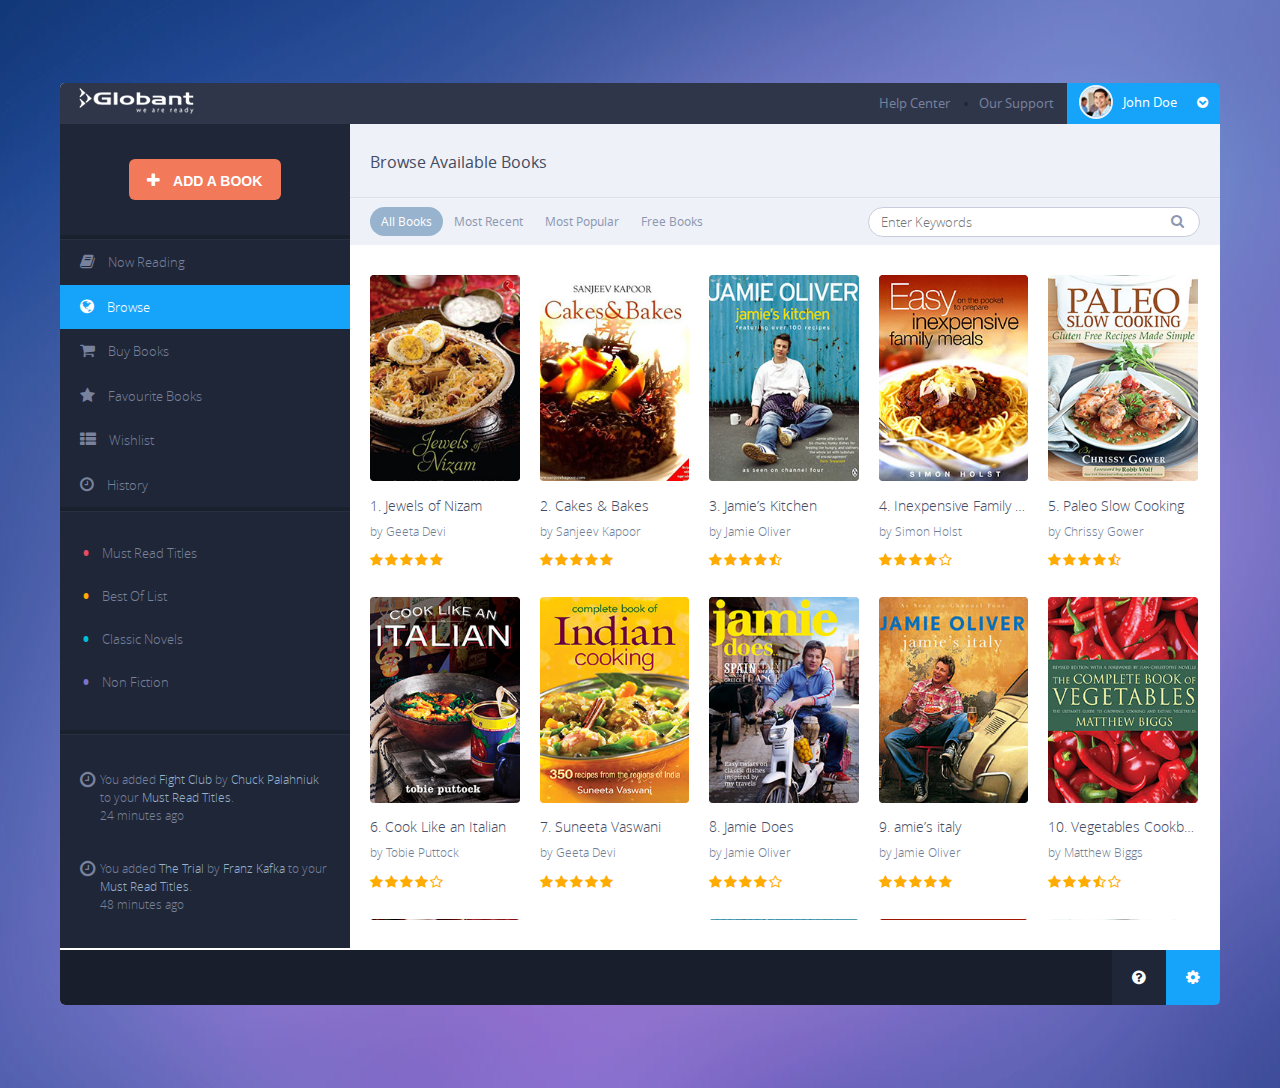
<file: 5. Sass/index.html>
<!DOCTYPE html>
<html lang="en">
<head>
<meta charset="utf-8">
<meta name="viewport" content="width=device-width, initial-scale=1.0" />
<title>HTML Assignment</title>
<link href="http://cdnjs.cloudflare.com/ajax/libs/font-awesome/4.4.0/css/font-awesome.min.css" rel="stylesheet">
<link href="css/main.css" rel="stylesheet">
</head>
<body>
<!-- Main Container Start Here -->
<section class="container">
  <header class="clearfix">
    <section class="logo col-3 mob-clearfix"><a href="#" title="Globant"><img src="img/logo.png" alt="Globant"></a>
      <div class="menu-btn visible-xs clearfix"> <i class="fa fa-search"></i> <i href="#" class="fa fa-bars"></i> </div>
    </section>
    <section class="col-9 hidden-xs">
      <div class="head-rg">
        <nav>
          <ul>
            <li><a href="#">Help Center</a></li>
            <li><a href="#">Our Support</a></li>
          </ul>
        </nav>
        <section class="user-name"> <img src="img/user_img.jpg" alt=""> John Doe <i class="fa fa-chevron-circle-down"></i> </section>
      </div>
    </section>
  </header>
  <section class="clearfix">
    <aside class="left-sidebar col-3">
      <ul class="add-book-wrapper clearfix hidden-xs">
        <li>
          <button type="button" class="add-book"><i class="fa fa-plus"></i> Add a Book</button>
        </li>
      </ul>
      <ul class="main-nav clearfix">
        <li><a href="#"><i class="fa fa-book"></i> Now Reading</a></li>
        <li><a href="#" class="active"><i class="fa fa-globe"></i> Browse</a></li>
        <li><a href="#"><i class="fa fa-shopping-cart"></i> Buy Books</a></li>
        <li><a href="#"><i class="fa fa-star"></i> Favourite Books</a></li>
        <li><a href="#"><i class="fa fa-th-list"></i> Wishlist</a></li>
        <li><a href="#"><i class="fa fa-clock-o"></i> History</a></li>
      </ul>
      <ul class="add-book-wrapper clearfix visible-xs hidden-sm hidden-md hidden-lg">
        <li>
          <button type="button" class="add-book"><i class="fa fa-plus"></i> Add a Book</button>
        </li>
      </ul>
      <ul class="personal-categories clearfix hidden-xs">
        <li><a href="#">Must Read Titles</a></li>
        <li class="orange-dise"><a href="#" >Best Of List</a></li>
        <li class="blue-dise"><a href="#" >Classic Novels</a></li>
        <li class="purple-dise"><a href="#" >Non Fiction</a></li>
      </ul>
      <ul class="history-list clearfix hidden-xs">
        <li class="history">
          <p>You added <span>Fight Club</span> by <span>Chuck Palahniuk</span> to your <span>Must Read Titles</span>.</p>
          <p>24 minutes ago</p>
        </li>
        <li class="history">
          <p>You added <span>The Trial</span> by <span>Franz Kafka</span> to your <span>Must Read Titles</span>.</p>
          <p>48 minutes ago</p>
        </li>
      </ul>
    </aside>
    <section class="col-9">
      <header class="page-header">
        <section class="page-title">
          <h1>Browse Available Books</h1>
        </section>
        <section class="search-fliter-section clearfix">
          <section class="tab-menu mob-clearfix">
            <ul>
              <li><a href="#" class="active">All Books</a></li>
              <li><a href="#">Most Recent</a></li>
              <li><a href="#">Most Popular</a></li>
              <li><a href="#">Free Books</a></li>
            </ul>
          </section>
          <section class="relative search-warpper hidden-xs">
            <input type="search" placeholder="Enter Keywords" value="" id="q" class="search-field" required >
            <label class="search-label" for="q"><i class="fa fa-search"></i></label>
          </section>
        </section>
      </header>
      <section class="container-warpper clearfix">
        <div class="column-warpper">
            <div class="column">
              <div class="pro-img"><img src="img/pro_img1.jpg" alt=""></div>
              <div class="pro-details">
                <div class="pro-name" id="pro-name-1">Jewels of Nizam</div>
                <div class="by-name">by Geeta Devi</div>
                <div class="rating"><i class="fa fa-star"></i><i class="fa fa-star"></i><i class="fa fa-star"></i><i class="fa fa-star"></i><i class="fa fa-star"></i></div>
              </div>
            </div>
            <div class="column">
              <div class="pro-img"><img src="img/pro_img2.jpg" alt=""></div>
              <div class="pro-details">
                <div class="pro-name" id="pro-name-2">Cakes & Bakes</div>
                <div class="by-name">by Sanjeev Kapoor</div>
                <div class="rating"><i class="fa fa-star"></i><i class="fa fa-star"></i><i class="fa fa-star"></i><i class="fa fa-star"></i><i class="fa fa-star"></i></div>
              </div>
            </div>
            <div class="column">
              <div class="pro-img"><img src="img/pro_img3.jpg" alt=""></div>
              <div class="pro-details">
                <div class="pro-name" id="pro-name-3">Jamie’s Kitchen</div>
                <div class="by-name">by Jamie Oliver</div>
                <div class="rating"><i class="fa fa-star"></i><i class="fa fa-star"></i><i class="fa fa-star"></i><i class="fa fa-star"></i><i aria-hidden="true" class="fa fa-star-half-o"></i></div>
              </div>
            </div>
            <div class="clearfix visible-sm"></div>
            <div class="column">
              <div class="pro-img"><img src="img/pro_img4.jpg" alt=""></div>
              <div class="pro-details">
                <div class="pro-name" id="pro-name-4">Inexpensive Family Meals</div>
                <div class="by-name">by Simon Holst</div>
                <div class="rating"><i class="fa fa-star"></i><i class="fa fa-star"></i><i class="fa fa-star"></i><i class="fa fa-star"></i><i  class="fa fa-star-o"></i></div>
              </div>
            </div>
            <div class="clearfix visible-md"></div>
            <div class="column">
              <div class="pro-img"><img src="img/pro_img5.jpg" alt=""></div>
              <div class="pro-details">
                <div class="pro-name" id="pro-name-5">Paleo Slow Cooking</div>
                <div class="by-name">by Chrissy Gower</div>
                <div class="rating"><i class="fa fa-star"></i><i class="fa fa-star"></i><i class="fa fa-star"></i><i class="fa fa-star"></i><i class="fa fa-star-half-o"></i></div>
              </div>
            </div>
            <div class="column">
              <div class="pro-img"><img src="img/pro_img6.jpg" alt=""></div>
              <div class="pro-details">
                <div class="pro-name" id="pro-name-6">Cook Like an Italian</div>
                <div class="by-name">by Tobie Puttock</div>
                <div class="rating"><i class="fa fa-star"></i><i class="fa fa-star"></i><i class="fa fa-star"></i><i class="fa fa-star"></i><i  class="fa fa-star-o"></i></div>
              </div>
            </div>
            <div class="clearfix visible-sm"></div>
            <div class="column">
              <div class="pro-img"><img src="img/pro_img7.jpg" alt=""></div>
              <div class="pro-details">
                <div class="pro-name" id="pro-name-7">Suneeta Vaswani</div>
                <div class="by-name">by Geeta Devi</div>
                <div class="rating"><i class="fa fa-star"></i><i class="fa fa-star"></i><i class="fa fa-star"></i><i class="fa fa-star"></i><i class="fa fa-star"></i></div>
              </div>
            </div>
            <div class="column">
              <div class="pro-img"><img src="img/pro_img8.jpg" alt=""></div>
              <div class="pro-details">
                <div class="pro-name" id="pro-name-8">Jamie Does</div>
                <div class="by-name">by Jamie Oliver</div>
                <div class="rating"><i class="fa fa-star"></i><i class="fa fa-star"></i><i class="fa fa-star"></i><i class="fa fa-star"></i><i  class="fa fa-star-o"></i></div>
              </div>
            </div>
            <div class="clearfix visible-md"></div>
            <div class="column">
              <div class="pro-img"><img src="img/pro_img9.jpg" alt=""></div>
              <div class="pro-details">
                <div class="pro-name" id="pro-name-9">amie’s italy</div>
                <div class="by-name">by Jamie Oliver</div>
                <div class="rating"><i class="fa fa-star"></i><i class="fa fa-star"></i><i class="fa fa-star"></i><i class="fa fa-star"></i><i class="fa fa-star"></i></div>
              </div>
            </div>
            <div class="clearfix visible-sm"></div>
            <div class="column">
              <div class="pro-img"><img src="img/pro_img10.jpg" alt=""></div>
              <div class="pro-details">
                <div class="pro-name" id="pro-name-10">Vegetables Cookbook</div>
                <div class="by-name">by Matthew Biggs</div>
                <div class="rating"><i class="fa fa-star"></i><i class="fa fa-star"></i><i class="fa fa-star"></i><i class="fa fa-star-half-o"></i><i class="fa fa-star-o"></i></div>
              </div>
            </div>
            <div class="column">
              <div class="pro-img"><img src="img/pro_img1.jpg" alt=""></div>
              <div class="pro-details">
                <div class="pro-name" id="pro-name-11">Jewels of Nizam</div>
                <div class="by-name">by Geeta Devi</div>
                <div class="rating"><i class="fa fa-star"></i><i class="fa fa-star"></i><i class="fa fa-star"></i><i class="fa fa-star"></i><i class="fa fa-star"></i></div>
              </div>
            </div>
            <div class="column">
              <div class="pro-img"><img src="img/pro_img2.jpg" alt=""></div>
              <div class="pro-details">
                <div class="pro-name" id="pro-name-12">Cakes & Bakes</div>
                <div class="by-name">by Sanjeev Kapoor</div>
                <div class="rating"><i class="fa fa-star"></i><i class="fa fa-star"></i><i class="fa fa-star"></i><i class="fa fa-star"></i><i class="fa fa-star"></i></div>
              </div>
            </div>
            <div class="clearfix visible-md"></div>
            <div class="clearfix visible-sm"></div>
            <div class="column">
              <div class="pro-img"><img src="img/pro_img3.jpg" alt=""></div>
              <div class="pro-details">
                <div class="pro-name" id="pro-name-13">Jamie’s Kitchen</div>
                <div class="by-name">by Jamie Oliver</div>
                <div class="rating"><i class="fa fa-star"></i><i class="fa fa-star"></i><i class="fa fa-star"></i><i class="fa fa-star"></i><i aria-hidden="true" class="fa fa-star-half-o"></i></div>
              </div>
            </div>
            <div class="column">
              <div class="pro-img"><img src="img/pro_img4.jpg" alt=""></div>
              <div class="pro-details">
                <div class="pro-name" id="pro-name-14">Inexpensive Family Meals</div>
                <div class="by-name">by Simon Holst</div>
                <div class="rating"><i class="fa fa-star"></i><i class="fa fa-star"></i><i class="fa fa-star"></i><i class="fa fa-star"></i><i  class="fa fa-star-o"></i></div>
              </div>
            </div>
            <div class="column">
              <div class="pro-img"><img src="img/pro_img5.jpg" alt=""></div>
              <div class="pro-details">
                <div class="pro-name" id="pro-name-15">Paleo Slow Cooking</div>
                <div class="by-name">by Chrissy Gower</div>
                <div class="rating"><i class="fa fa-star"></i><i class="fa fa-star"></i><i class="fa fa-star"></i><i class="fa fa-star"></i><i class="fa fa-star-half-o"></i></div>
              </div>
            </div>
            <div class="clearfix visible-sm"></div>
            <div class="column">
              <div class="pro-img"><img src="img/pro_img6.jpg" alt=""></div>
              <div class="pro-details">
                <div class="pro-name" id="pro-name-16">Cook Like an Italian</div>
                <div class="by-name">by Tobie Puttock</div>
                <div class="rating"><i class="fa fa-star"></i><i class="fa fa-star"></i><i class="fa fa-star"></i><i class="fa fa-star"></i><i  class="fa fa-star-o"></i></div>
              </div>
            </div>
            <div class="clearfix visible-md"></div>
            <div class="column">
              <div class="pro-img"><img src="img/pro_img7.jpg" alt=""></div>
              <div class="pro-details">
                <div class="pro-name" id="pro-name-17">Suneeta Vaswani</div>
                <div class="by-name">by Geeta Devi</div>
                <div class="rating"><i class="fa fa-star"></i><i class="fa fa-star"></i><i class="fa fa-star"></i><i class="fa fa-star"></i><i class="fa fa-star"></i></div>
              </div>
            </div>
            <div class="column">
              <div class="pro-img"><img src="img/pro_img8.jpg" alt=""></div>
              <div class="pro-details">
                <div class="pro-name" id="pro-name-18">Jamie Does</div>
                <div class="by-name">by Jamie Oliver</div>
                <div class="rating"><i class="fa fa-star"></i><i class="fa fa-star"></i><i class="fa fa-star"></i><i class="fa fa-star"></i><i  class="fa fa-star-o"></i></div>
              </div>
            </div>
            <div class="clearfix visible-sm"></div>
            <div class="column">
              <div class="pro-img"><img src="img/pro_img9.jpg" alt=""></div>
              <div class="pro-details">
                <div class="pro-name" id="pro-name-19">amie’s italy</div>
                <div class="by-name">by Jamie Oliver</div>
                <div class="rating"><i class="fa fa-star"></i><i class="fa fa-star"></i><i class="fa fa-star"></i><i class="fa fa-star"></i><i class="fa fa-star"></i></div>
              </div>
            </div>
            <div class="column">
              <div class="pro-img"><img src="img/pro_img10.jpg" alt=""></div>
              <div class="pro-details">
                <div class="pro-name" id="pro-name-20">Vegetables Cookbook</div>
                <div class="by-name">by Matthew Biggs</div>
                <div class="rating"><i class="fa fa-star"></i><i class="fa fa-star"></i><i class="fa fa-star"></i><i class="fa fa-star-half-o"></i><i class="fa fa-star-o"></i></div>
              </div>
            </div>
        </div>
      </section>
    </section>
  </section>
  <section class="mob-footer-top visible-xs hidden-sm hidden-md hidden-lg">
    <ul class="history-list clearfix">
      <li class="history">
        <p>You added <span>Fight Club</span> by <span>Chuck Palahniuk</span> to your <span>Must Read Titles</span>.</p>
        <p>24 minutes ago</p>
      </li>
      <li class="history">
        <p>You added <span>The Trial</span> by <span>Franz Kafka</span> to your <span>Must Read Titles</span>.</p>
        <p>48 minutes ago</p>
      </li>
    </ul>
    <ul class="mob-link clearfix">
      <li><a href="#">Help Center</a> <a href="#">Our Support</a></li>
    </ul>
  </section>
  <footer class="clearfix">
    <section class="pull-right">
      <div class="pull-left helpBtn"><a href="#"><i class="fa fa-question-circle"></i></a></div>
      <div class="pull-right settingBtn"><a href="#"><i class="fa fa-cog"></i></a></div>
    </section>
  </footer>
</section>
<!-- Main Container End Here --> 
<script src="js/jquery.min.js"></script> 
<script>
    	$(document).ready(function(e) {
            $('.main-nav a, .tab-menu a').on('click', function(event){
				event.preventDefault();
				$(this).addClass('active');
				$(this).parent('li').siblings().find('a').removeClass('active');
			});
			
			  var menuVisible = false;
			  $('.fa-bars').click(function() {
				if (menuVisible) {
				  $('.left-sidebar').slideUp();
				  menuVisible = false;
				  return;
				}
				$('.left-sidebar').slideDown();
				menuVisible = true;
			  });
			  $('.left-sidebar').click(function() {
				$(this).slideUp();
				menuVisible = false;
			  });
        });
    </script>
</body>
</html>
</file>
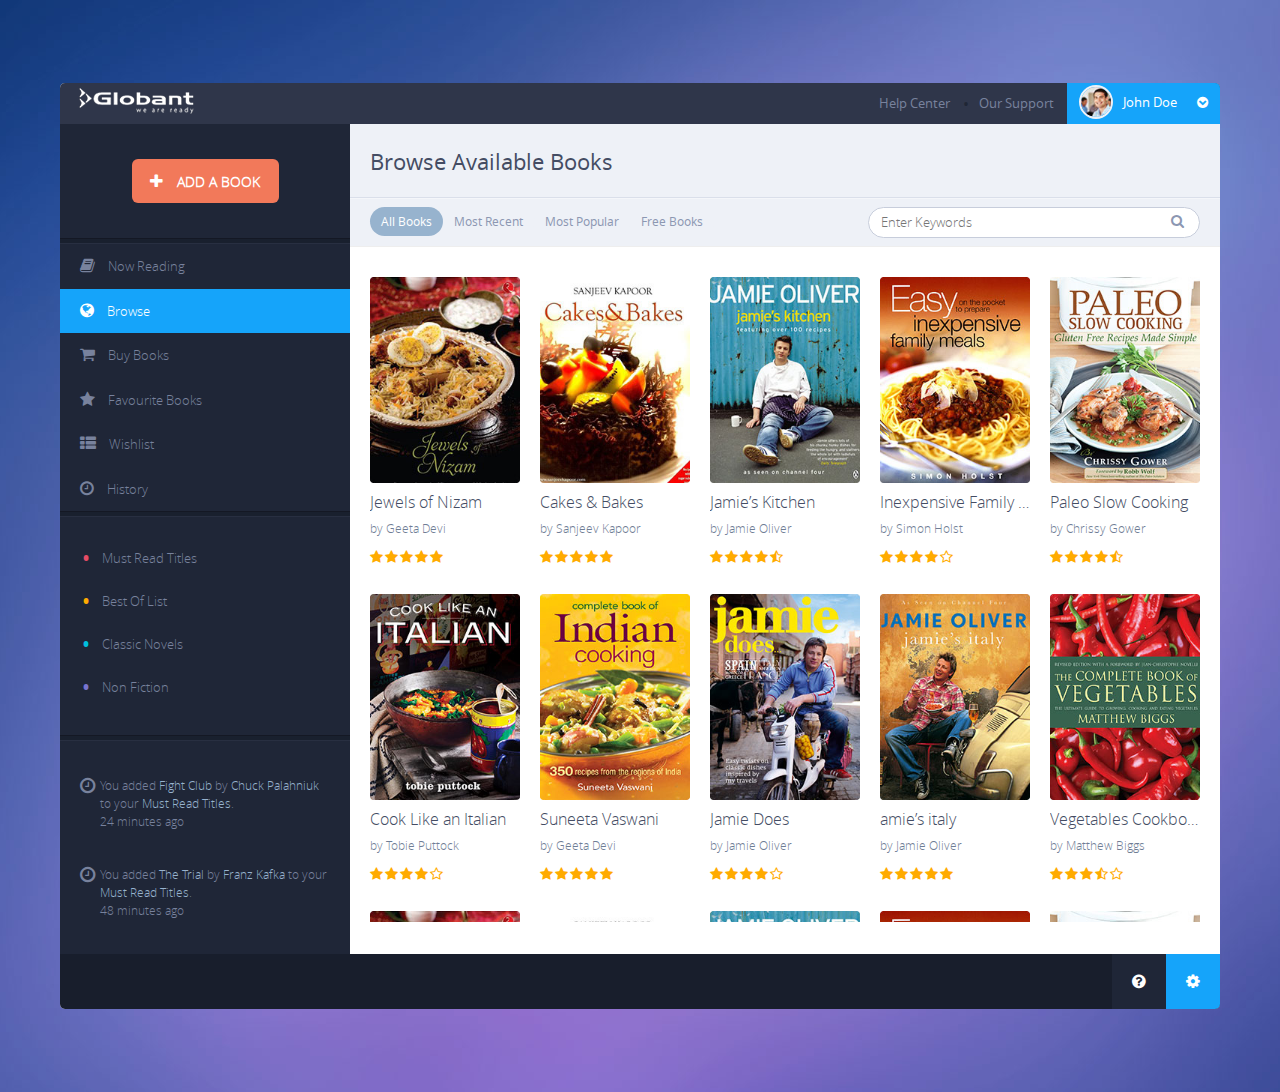
<file: 6. Bootstrap/index.html>
<!DOCTYPE html>
<html lang="en">
<head>
<meta charset="utf-8">
<meta name="viewport" content="width=device-width, initial-scale=1.0" />
<title>HTML Assignment</title>
<link rel="stylesheet" href="http://cdnjs.cloudflare.com/ajax/libs/font-awesome/4.4.0/css/font-awesome.min.css">
<link href="css/bootstrap.min.css" rel="stylesheet">
<link href="css/style.css" rel="stylesheet">
<link href="css/media_query.css" rel="stylesheet">
</head>
<body>
<!-- Main Container Start Here -->
<section class="container">
  <header class="row">
    <section class=" col-xs-12 col-sm-3 col-md-3 col-lg-3">
      <div class="row">
        <div class="logo"> <a href="#" title="Globant"><img src="img/logo.png" alt="Globant"></a>
          <div class="menu-btn visible-xs clearfix"> <i class="fa fa-search"></i> <i href="#" class="fa fa-bars"></i> </div>
        </div>
      </div>
    </section>
    <section class="col-xs-12 col-sm-9 col-md-9 col-lg-9 hidden-xs">
      <div class="head-rg row">
        <nav>
          <ul>
            <li><a href="#">Help Center</a></li>
            <li><a href="#">Our Support</a></li>
          </ul>
        </nav>
        <section class="user-name"> <img src="img/user_img.jpg" alt=""> John Doe <i class="fa fa-chevron-circle-down dropdown-toggle" data-toggle="dropdown" aria-haspopup="true" aria-expanded="false"></i>
          <ul class="dropdown-menu">
            <li><a href="#">Lorem Ipsum is simply dummy text</a></li>
            <li><a href="#">Lorem Ipsum is simply dummy text</a></li>
          </ul>
        </section>
      </div>
    </section>
  </header>
  <section class="row">
    <aside class="left-sidebar col-xs-12 col-sm-3 col-md-3 col-lg-3">
      <div class="row">
        <ul class="add-book-wrapper hidden-xs clearfix">
          <li>
            <button type="button" class="add-book"><i class="fa fa-plus"></i> Add a Book</button>
          </li>
        </ul>
        <ul class="main-nav clearfix">
          <li><a href="#"><i class="fa fa-book"></i> Now Reading</a></li>
          <li><a href="#" class="active"><i class="fa fa-globe"></i> Browse</a></li>
          <li><a href="#"><i class="fa fa-shopping-cart"></i> Buy Books</a></li>
          <li><a href="#"><i class="fa fa-star"></i> Favourite Books</a></li>
          <li><a href="#"><i class="fa fa-th-list"></i> Wishlist</a></li>
          <li><a href="#"><i class="fa fa-clock-o"></i> History</a></li>
        </ul>
        <ul class="add-book-wrapper visible-xs hidden-sm hidden-md hidden-lg clearfix">
          <li>
            <button type="button" class="add-book"><i class="fa fa-plus"></i> Add a Book</button>
          </li>
        </ul>
        <ul class="personal-categories hidden-xs clearfix">
          <li><a href="#">Must Read Titles</a></li>
          <li class="yellow-dise"><a href="#" >Best Of List</a></li>
          <li class="blue-dise"><a href="#" >Classic Novels</a></li>
          <li class="purple-dise"><a href="#" >Non Fiction</a></li>
        </ul>
        <ul class="history-list hidden-xs clearfix">
          <li class="history">
            <p>You added <span>Fight Club</span> by <span>Chuck Palahniuk</span> to your <span>Must Read Titles</span>.</p>
            <p>24 minutes ago</p>
          </li>
          <li class="history">
            <p>You added <span>The Trial</span> by <span>Franz Kafka</span> to your <span>Must Read Titles</span>.</p>
            <p>48 minutes ago</p>
          </li>
        </ul>
      </div>
    </aside>
    <section class="col-xs-12 col-sm-9 col-md-9 col-lg-9">
      <header class="page-header row">
        <section class="page-title">
          <h1>Browse Available Books</h1>
        </section>
        <section class="search-fliter-section clearfix">
          <section class="tab-menu">
            <ul>
              <li><a href="#" class="active">All Books</a></li>
              <li><a href="#">Most Recent</a></li>
              <li><a href="#">Most Popular</a></li>
              <li><a href="#">Free Books</a></li>
            </ul>
          </section>
          <section class="relative search-warpper hidden-xs">
            <input type="search" placeholder="Enter Keywords" value="" id="q" class="search-field" required >
            <label class="search-label" for="q"><i class="fa fa-search"></i></label>
          </section>
        </section>
      </header>
      <section class="container-warpper clearfix">
        <div class="column-warpper">
          <div class="col-xs-12 col-sm-4 col-md-3 col-lg-5th">
            <div class="pro-img"><img src="img/pro_img1.jpg" alt=""></div>
            <div class="pro-details">
              <div class="pro-name">Jewels of Nizam</div>
              <div class="by-name">by Geeta Devi</div>
              <div class="rating"><i class="fa fa-star"></i><i class="fa fa-star"></i><i class="fa fa-star"></i><i class="fa fa-star"></i><i class="fa fa-star"></i></div>
            </div>
          </div>
          <div class="col-xs-12 col-sm-4 col-md-3 col-lg-5th">
            <div class="pro-img"><img src="img/pro_img2.jpg" alt=""></div>
            <div class="pro-details">
              <div class="pro-name">Cakes & Bakes</div>
              <div class="by-name">by Sanjeev Kapoor</div>
              <div class="rating"><i class="fa fa-star"></i><i class="fa fa-star"></i><i class="fa fa-star"></i><i class="fa fa-star"></i><i class="fa fa-star"></i></div>
            </div>
          </div>
          <div class="col-xs-12 col-sm-4 col-md-3 col-lg-5th">
            <div class="pro-img"><img src="img/pro_img3.jpg" alt=""></div>
            <div class="pro-details">
              <div class="pro-name">Jamie’s Kitchen</div>
              <div class="by-name">by Jamie Oliver</div>
              <div class="rating"><i class="fa fa-star"></i><i class="fa fa-star"></i><i class="fa fa-star"></i><i class="fa fa-star"></i><i aria-hidden="true" class="fa fa-star-half-o"></i></div>
            </div>
          </div>
          <div class="clearfix visible-sm hidden-xs hidden-md hidden-lg"></div>
          <div class="col-xs-12 col-sm-4 col-md-3 col-lg-5th">
            <div class="pro-img"><img src="img/pro_img4.jpg" alt=""></div>
            <div class="pro-details">
              <div class="pro-name">Inexpensive Family Meals</div>
              <div class="by-name">by Simon Holst</div>
              <div class="rating"><i class="fa fa-star"></i><i class="fa fa-star"></i><i class="fa fa-star"></i><i class="fa fa-star"></i><i  class="fa fa-star-o"></i></div>
            </div>
          </div>
          <div class="clearfix visible-md hidden-xs hidden-sm hidden-lg"></div>
          <div class="col-xs-12 col-sm-4 col-md-3 col-lg-5th">
            <div class="pro-img"><img src="img/pro_img5.jpg" alt=""></div>
            <div class="pro-details">
              <div class="pro-name">Paleo Slow Cooking</div>
              <div class="by-name">by Chrissy Gower</div>
              <div class="rating"><i class="fa fa-star"></i><i class="fa fa-star"></i><i class="fa fa-star"></i><i class="fa fa-star"></i><i class="fa fa-star-half-o"></i></div>
            </div>
          </div>
          <div class="col-xs-12 col-sm-4 col-md-3 col-lg-5th">
            <div class="pro-img"><img src="img/pro_img6.jpg" alt=""></div>
            <div class="pro-details">
              <div class="pro-name">Cook Like an Italian</div>
              <div class="by-name">by Tobie Puttock</div>
              <div class="rating"><i class="fa fa-star"></i><i class="fa fa-star"></i><i class="fa fa-star"></i><i class="fa fa-star"></i><i  class="fa fa-star-o"></i></div>
            </div>
          </div>
          <div class="clearfix visible-sm hidden-xs hidden-md hidden-lg"></div>
          <div class="col-xs-12 col-sm-4 col-md-3 col-lg-5th">
            <div class="pro-img"><img src="img/pro_img7.jpg" alt=""></div>
            <div class="pro-details">
              <div class="pro-name">Suneeta Vaswani</div>
              <div class="by-name">by Geeta Devi</div>
              <div class="rating"><i class="fa fa-star"></i><i class="fa fa-star"></i><i class="fa fa-star"></i><i class="fa fa-star"></i><i class="fa fa-star"></i></div>
            </div>
          </div>
          <div class="col-xs-12 col-sm-4 col-md-3 col-lg-5th">
            <div class="pro-img"><img src="img/pro_img8.jpg" alt=""></div>
            <div class="pro-details">
              <div class="pro-name">Jamie Does</div>
              <div class="by-name">by Jamie Oliver</div>
              <div class="rating"><i class="fa fa-star"></i><i class="fa fa-star"></i><i class="fa fa-star"></i><i class="fa fa-star"></i><i  class="fa fa-star-o"></i></div>
            </div>
          </div>
          <div class="clearfix visible-md hidden-xs hidden-sm hidden-lg"></div>
          <div class="col-xs-12 col-sm-4 col-md-3 col-lg-5th">
            <div class="pro-img"><img src="img/pro_img9.jpg" alt=""></div>
            <div class="pro-details">
              <div class="pro-name">amie’s italy</div>
              <div class="by-name">by Jamie Oliver</div>
              <div class="rating"><i class="fa fa-star"></i><i class="fa fa-star"></i><i class="fa fa-star"></i><i class="fa fa-star"></i><i class="fa fa-star"></i></div>
            </div>
          </div>
          <div class="clearfix visible-sm hidden-xs hidden-md hidden-lg"></div>
          <div class="col-xs-12 col-sm-4 col-md-3 col-lg-5th">
            <div class="pro-img"><img src="img/pro_img10.jpg" alt=""></div>
            <div class="pro-details">
              <div class="pro-name">Vegetables Cookbook</div>
              <div class="by-name">by Matthew Biggs</div>
              <div class="rating"><i class="fa fa-star"></i><i class="fa fa-star"></i><i class="fa fa-star"></i><i class="fa fa-star-half-o"></i><i class="fa fa-star-o"></i></div>
            </div>
          </div>
          <div class="col-xs-12 col-sm-4 col-md-3 col-lg-5th">
            <div class="pro-img"><img src="img/pro_img1.jpg" alt=""></div>
            <div class="pro-details">
              <div class="pro-name">Jewels of Nizam</div>
              <div class="by-name">by Geeta Devi</div>
              <div class="rating"><i class="fa fa-star"></i><i class="fa fa-star"></i><i class="fa fa-star"></i><i class="fa fa-star"></i><i class="fa fa-star"></i></div>
            </div>
          </div>
          <div class="col-xs-12 col-sm-4 col-md-3 col-lg-5th">
            <div class="pro-img"><img src="img/pro_img2.jpg" alt=""></div>
            <div class="pro-details">
              <div class="pro-name">Cakes & Bakes</div>
              <div class="by-name">by Sanjeev Kapoor</div>
              <div class="rating"><i class="fa fa-star"></i><i class="fa fa-star"></i><i class="fa fa-star"></i><i class="fa fa-star"></i><i class="fa fa-star"></i></div>
            </div>
          </div>
          <div class="clearfix visible-md hidden-xs hidden-sm hidden-lg"></div>
          <div class="clearfix visible-sm hidden-xs hidden-md hidden-lg"></div>
          <div class="col-xs-12 col-sm-4 col-md-3 col-lg-5th">
            <div class="pro-img"><img src="img/pro_img3.jpg" alt=""></div>
            <div class="pro-details">
              <div class="pro-name">Jamie’s Kitchen</div>
              <div class="by-name">by Jamie Oliver</div>
              <div class="rating"><i class="fa fa-star"></i><i class="fa fa-star"></i><i class="fa fa-star"></i><i class="fa fa-star"></i><i aria-hidden="true" class="fa fa-star-half-o"></i></div>
            </div>
          </div>
          <div class="col-xs-12 col-sm-4 col-md-3 col-lg-5th">
            <div class="pro-img"><img src="img/pro_img4.jpg" alt=""></div>
            <div class="pro-details">
              <div class="pro-name">Inexpensive Family Meals</div>
              <div class="by-name">by Simon Holst</div>
              <div class="rating"><i class="fa fa-star"></i><i class="fa fa-star"></i><i class="fa fa-star"></i><i class="fa fa-star"></i><i  class="fa fa-star-o"></i></div>
            </div>
          </div>
          <div class="col-xs-12 col-sm-4 col-md-3 col-lg-5th">
            <div class="pro-img"><img src="img/pro_img5.jpg" alt=""></div>
            <div class="pro-details">
              <div class="pro-name">Paleo Slow Cooking</div>
              <div class="by-name">by Chrissy Gower</div>
              <div class="rating"><i class="fa fa-star"></i><i class="fa fa-star"></i><i class="fa fa-star"></i><i class="fa fa-star"></i><i class="fa fa-star-half-o"></i></div>
            </div>
          </div>
          <div class="clearfix visible-sm hidden-xs hidden-md hidden-lg "></div>
          <div class="col-xs-12 col-sm-4 col-md-3 col-lg-5th">
            <div class="pro-img"><img src="img/pro_img6.jpg" alt=""></div>
            <div class="pro-details">
              <div class="pro-name">Cook Like an Italian</div>
              <div class="by-name">by Tobie Puttock</div>
              <div class="rating"><i class="fa fa-star"></i><i class="fa fa-star"></i><i class="fa fa-star"></i><i class="fa fa-star"></i><i  class="fa fa-star-o"></i></div>
            </div>
          </div>
          <div class="clearfix visible-md hidden-xs hidden-sm hidden-lg"></div>
          <div class="col-xs-12 col-sm-4 col-md-3 col-lg-5th">
            <div class="pro-img"><img src="img/pro_img7.jpg" alt=""></div>
            <div class="pro-details">
              <div class="pro-name">Suneeta Vaswani</div>
              <div class="by-name">by Geeta Devi</div>
              <div class="rating"><i class="fa fa-star"></i><i class="fa fa-star"></i><i class="fa fa-star"></i><i class="fa fa-star"></i><i class="fa fa-star"></i></div>
            </div>
          </div>
          <div class="col-xs-12 col-sm-4 col-md-3 col-lg-5th">
            <div class="pro-img"><img src="img/pro_img8.jpg" alt=""></div>
            <div class="pro-details">
              <div class="pro-name">Jamie Does</div>
              <div class="by-name">by Jamie Oliver</div>
              <div class="rating"><i class="fa fa-star"></i><i class="fa fa-star"></i><i class="fa fa-star"></i><i class="fa fa-star"></i><i  class="fa fa-star-o"></i></div>
            </div>
          </div>
          <div class="clearfix visible-sm hidden-xs hidden-md hidden-lg"></div>
          <div class="col-xs-12 col-sm-4 col-md-3 col-lg-5th">
            <div class="pro-img"><img src="img/pro_img9.jpg" alt=""></div>
            <div class="pro-details">
              <div class="pro-name">amie’s italy</div>
              <div class="by-name">by Jamie Oliver</div>
              <div class="rating"><i class="fa fa-star"></i><i class="fa fa-star"></i><i class="fa fa-star"></i><i class="fa fa-star"></i><i class="fa fa-star"></i></div>
            </div>
          </div>
          <div class="col-xs-12 col-sm-4 col-md-3 col-lg-5th">
            <div class="pro-img"><img src="img/pro_img10.jpg" alt=""></div>
            <div class="pro-details">
              <div class="pro-name">Vegetables Cookbook</div>
              <div class="by-name">by Matthew Biggs</div>
              <div class="rating"><i class="fa fa-star"></i><i class="fa fa-star"></i><i class="fa fa-star"></i><i class="fa fa-star-half-o"></i><i class="fa fa-star-o"></i></div>
            </div>
          </div>
        </div>
      </section>
    </section>
  </section>
  <section class="mob-footer-top visible-xs hidden-sm hidden-md hidden-lg row">
    <ul class="history-list clearfix">
      <li class="history">
        <p>You added <span>Fight Club</span> by <span>Chuck Palahniuk</span> to your <span>Must Read Titles</span>.</p>
        <p>24 minutes ago</p>
      </li>
      <li class="history">
        <p>You added <span>The Trial</span> by <span>Franz Kafka</span> to your <span>Must Read Titles</span>.</p>
        <p>48 minutes ago</p>
      </li>
    </ul>
    <ul class="mob-link clearfix">
      <li><a href="#">Help Center</a> <a href="#">Our Support</a></li>
    </ul>
  </section>
  <footer class="row">
    <section class="pull-right">
      <div class="pull-left helpBtn"><a href="#"><i class="fa fa-question-circle"></i></a></div>
      <div class="pull-right settingBtn"><a href="#"><i class="fa fa-cog"></i></a></div>
    </section>
  </footer>
</section>
<!-- Main Container End Here --> 
<script src="js/jquery.min.js"></script> 
<script src="js/bootstrap.min.js"></script> 
<script>
    	$(document).ready(function(e) {
            $('.main-nav a, .tab-menu a').on('click', function(event){
				event.preventDefault();
				$(this).addClass('active');
				$(this).parent('li').siblings().find('a').removeClass('active');
			});
			
			  var menuVisible = false;
			  $('.fa-bars').click(function() {
				if (menuVisible) {
				  $('.left-sidebar').slideUp();
				  menuVisible = false;
				  return;
				}
				$('.left-sidebar').slideDown();
				menuVisible = true;
			  });
			  $('.left-sidebar').click(function() {
				$(this).slideUp();
				menuVisible = false;
			  });
			
        });
    </script>
</body>
</html>
</file>
<file: 1. HTML/css/style.css>
* {
    box-sizing: border-box;
}
body {
	margin: 0px;
	padding: 83px 0px;
	background: url(../img/body_bg.jpg) no-repeat #30468d center top;
	font-family: 'open_sanslight';
	line-height: 100%;
}
@font-face {
	font-family: 'open_sanslight';
	src: url('../fonts/opensans_light.eot');
	src: url('../fonts/opensans_light.eot?#iefix') format('embedded-opentype'),  url('../fonts/opensans_light.woff') format('woff'),  url('../fonts/opensans_light.ttf') format('truetype'),  url('../fonts/opensans_light.svg#open_sanslight') format('svg');
	font-weight: normal;
	font-style: normal;
}
@font-face {
	font-family: 'open_sansregular';
	src: url('../fonts/opensans_regular.eot');
	src: url('../fonts/opensans_regular.eot?#iefix') format('embedded-opentype'),  url('../fonts/opensans_regular.woff') format('woff'),  url('../fonts/opensans_regular.ttf') format('truetype'),  url('../fonts/opensans_regular.svg#open_sansregular') format('svg');
	font-weight: normal;
	font-style: normal;
}
article, 
aside, 
footer, 
header, 
nav, 
section {
	display: block;
}
h1, 
h2, 
h3, 
h4, 
h5, 
h6, 
ul, 
p {
	padding: 0px;
	margin: 0px;
}
.relative {
	position: relative;
}
.pull-left {
	float: left;
}
.pull-right {
	float: right;
}
.container {
	max-width: 960px;
	margin: 0 auto;
	-webkit-border-radius: 5px;
	-moz-border-radius: 5px;
	border-radius: 5px;
	background: #fff;
	overflow:hidden;
}
.clearfix:after {
	content: "";
	display: table;
	clear: both;
}
header {
	background: #2f364a;
	font-family: 'open_sansregular';
}
header .logo {
	padding: 5px 0 5px 19px;
}
a {
	display: inline-block;
}
header nav li {
	float: left;
	font-size: 13px;
	margin: 12px 13px 12px 0;
	padding-left: 13px;
	list-style-type: none;
}
header nav li:first-child:before {
	content: "";
}
header nav li:before {
	color: #1f2635;
	content: "\2022";
	position: relative;
	top: 2px;
	left: 0px;
	padding-right: 10px;
	font-size:16px;
}
header nav li:first-child {
	margin-right: 0px;
}
header nav li a {
	color: #78829d;
	text-decoration: none;
}
header .user-name {
	background: #15a4fa;
	color: #fff;
	font-size: 13px;
	padding:2px 12px 5px;
	align-items: center;
	display: flex;
}
header .user-name img {
	max-height: 34px;
	max-width: 34px;
	margin-right: 10px !important;
	-webkit-border-radius: 50px;
	-moz-border-radius: 50px;
	border-radius: 50px;
	border: 2px solid #eef1f7;
}
header .user-name i {
	display: block;
	float: right;
	margin-left: 20px;
	cursor: pointer;
}
header .user-name i img {
	border: none;
}
.left-sidebar {
	background: #19202e;
	width: 200px;
}
.left-sidebar ul {
	background: #1f2637;
	border-top: 1px solid #282f41;
	border-bottom: 1px solid #141824;
	margin: 0 0 4px;
	padding: 0px;
	list-style-type: none;
}
.left-sidebar ul:first-child {
	border-top: none;
	padding: 35px 0;
}
.left-sidebar ul:last-child {
	border-bottom: none;
	margin-bottom: 0px;
}
.left-sidebar ul:first-child li {
	text-align: center;
}
.add-book {
	-webkit-border-radius: 6px;
	-moz-border-radius: 6px;
	border-radius: 6px;
	border: none;
	font-size: 14px;
	padding: 13px 19px 11px 18px;
	background-color: #f2795a;
	color: #fff;
	cursor: pointer;
	font-weight: bold;
	text-align: center;
	margin: 0 auto;
	display: inline-block;
	text-transform: uppercase;
}
.add-book .fa {
	font-size: 16px;
}
.left-sidebar a {
	color: #78829d;
	font-size: 13px;
	text-decoration: none;
	text-align: left;
	display: block;
	padding: 13px 20px;
}
.main-nav li a.active, 
.main-nav li a:hover {
	background-color: #15a4fa;
	color: #fff;
}
.left-sidebar .fa {
	font-size: 16px;
	margin-right: 10px;
}
ul.personal-categories{
	padding:14px 0;	
}
.personal-categories li {
	display: block;
	margin: 18px 20px;
}
.personal-categories a {
	display: inline;
	padding: 0px;
	vertical-align:top;
}
.personal-categories li:before {
	color: #e64c66;
	content: "\2022";
	position: relative;
	left: 0px;
	top:0px;
	padding-right: 10px;
	font-size:32px;
}
.personal-categories li.yellow-dise:before {
	color: #ffab00;
}
.personal-categories li.blue-dise:before {
	color: #00bfdd;
}
.personal-categories li.purple-dise:before {
	color: #7874cf;
}
ul.history-list {
	overflow: hidden;
	padding: 35px 0;
}
.history-list li {
	margin: 0 20px 18px;
	color: #78829d;
	font-size: 12px;
	line-height: 18px;
}
.history-list li:last-child {
	margin-bottom: 0px;
}
.history-list .fa {
	margin-right: 3px;
}
.history-list span {
	color: #97b3ce;
}
.history-list .history {
	position: relative;
}
.history-list .history p {
	padding-left: 20px;
	margin:0px;
}
.history-list .history:before {
	content: "\f017";
	font-family: FontAwesome;
	font-style: normal;
	font-weight: normal;
	text-decoration: inherit;
	color: #000;
	font-size: 18px;
	padding-right: 20px;
	position: absolute;
	top: 1px;
	left: 0;
	color: #78829d;
}
.content-section {
	width: 760px;
}
.page-header{
	background: #eef1f7;
	
}
.content-section .search-fliter-section {
	border-top: 1px solid #f4f6fa;
	overflow: hidden;
	padding: 8px 20px;
}
.page-title{
	border-bottom: 1px solid #dadfea;	
}
.page-title h1{
	color: #444c63;
	font-size: 22px;
	padding: 29px 20px 26px;
	font-weight: normal;
	line-height:18px;
	
}
.tab-menu{
	width:60%;	
}
.tab-menu li {
	float: left;
	list-style-type: none;
}
.tab-menu li a {
	color: #8c97b2;
	font-size: 12px;
	text-decoration: none;
	padding: 6px 11px;
	background: #eef1f7;
	-webkit-border-radius: 30px;
	-moz-border-radius: 30px;
	border-radius: 30px;
	display: block;
}
.tab-menu li a.active {
	background: #97b3ce;
	color: #fff;
}
.search-warpper{
	width:40%;	
}
.search-field {
	background: #fff;
	border: 1px solid #c7cddb;
	-webkit-border-radius: 50px;
	-moz-border-radius: 50px;
	border-radius: 50px;
	box-shadow: none;
	color: black;
	padding: 5px 37px 5px 12px;
	width: 100%;
	color: #8c97b2;
	font-size: 13px;
}
.search-label {
	position: absolute;
	right: 16px;
	top: 4px;
	font-size: 14px;
	color: #8c97b2;
}
.container-warpper {
	padding: 0 20px;
	margin: 30px 0;
}
.column-warpper {
	max-height: 645px;
	overflow-y: auto;
	overflow-x: hidden;
}
.row {
	margin-left: -10px;
	margin-right: -10px;
	margin-bottom: 30px;
	overflow: hidden;
}
.row:last-child {
	margin-bottom: 0px;
}
.column {
	width: 16.8%;
	margin-left: 10px;
	margin-right: 10px;
	float: left;
}
.column .pro-img img {
	-webkit-border-radius: 3px;
	-moz-border-radius: 3px;
	border-radius: 3px;
	max-width: 100%;
}
.column .by-name {
	display: block;
	color: #6f7d95;
	font-size: 12px;
	margin-bottom: 10px;
}
.column .pro-name {
	color: #444c63;
	font-size: 16px;
	margin: 10px 0 8px 0;
	white-space: nowrap;
	overflow: hidden;
	text-overflow: ellipsis;
	line-height:19px;
}
.rating .fa {
	margin-right: 2px;
	color: #ffab00;
	margin-bottom:30px;
}
footer {
	background: #181e2c;
}
.helpBtn {
	background: #1f2637;
}
.settingBtn {
	background: #15a4fa;
}
.helpBtn a, 
.settingBtn a {
	color: #fff;
}
.helpBtn, 
.settingBtn {
	padding: 16px 20px 16px;
	font-size: 16px;
}
</file>
<file: 3. RWD/css/style.css>
* {
	box-sizing: border-box;
}
body {
	background: #30468d url("../img/body_bg.jpg") no-repeat scroll center top;
	font-family: "open_sanslight";
	line-height: 100%;
	margin: 0;
	padding: 83px 0;
	line-height: 1.42857;
	font-size: 14px;
}
@font-face {
	font-family: 'open_sanslight';
	src: url('../fonts/opensans_light.eot');
	src: url('../fonts/opensans_light.eot?#iefix') format('embedded-opentype'), url('../fonts/opensans_light.woff') format('woff'), url('../fonts/opensans_light.ttf') format('truetype'), url('../fonts/opensans_light.svg#open_sanslight') format('svg');
	font-weight: normal;
	font-style: normal;
}
@font-face {
	font-family: 'open_sansregular';
	src: url('../fonts/opensans_regular.eot');
	src: url('../fonts/opensans_regular.eot?#iefix') format('embedded-opentype'), url('../fonts/opensans_regular.woff') format('woff'), url('../fonts/opensans_regular.ttf') format('truetype'), url('../fonts/opensans_regular.svg#open_sansregular') format('svg');
	font-weight: normal;
	font-style: normal;
}
article, 
aside, 
footer, 
header, 
nav, 
section {
	display: block;
}
h1, 
h2, 
h3, 
h4, 
h5, 
h6, 
ul, 
p {
	margin: 0;
	padding: 0;
}
.relative {
	position: relative;
}
.pull-left, 
.col-3, 
.col-9, 
.col-6 {
	float: left;
}
.pull-right {
	float: right;
}
.container {
	background: #fff none repeat scroll 0 0;
	border-radius: 5px;
	margin: 0 auto;
	max-width: 1160px;
	overflow: hidden;
}
.clearfix:after {
	content: "";
	display: table;
	clear: both;
}
.col-3 {
	width: 25%;
}
.col-6 {
	width: 50%;
}
.col-9 {
	width: 75%;
}
header {
	background: #2f364a none repeat scroll 0 0;
	font-family: "open_sansregular";
}
header .logo {
	padding: 5px 0 5px 19px;
}
header .logo a {
	display: inline-block;
}
.menu-btn {
	display: none;
	float: right;
	color: #eef1f7;
	font-size: 18px;
}
.fa-bg {
	background: #1f2637 none repeat scroll 0 0;
}
.head-rg {
	float: right;
}
header nav {
	float: left;
}
header nav li {
	float: left;
	font-size: 13px;
	list-style-type: none;
	margin: 8px 13px 8px 0;
	padding-left: 13px;
}
header nav li:first-child:before {
	content: "";
}
header nav li:before {
	color: #1f2635;
	content: "\2022";
	position: relative;
	top: 2px;
	left: 0px;
	padding-right: 10px;
	font-size: 16px;
}
header nav li:first-child {
	margin-right: 0;
}
header nav li a {
	color: #78829d;
	text-decoration: none;
}
header .user-name {
	align-items: center;
	background: #15a4fa none repeat scroll 0 0;
	color: #fff;
	display: flex;
	float: right;
	font-size: 13px;
	padding: 2px 12px 5px;
}
header .user-name img {
	border: 2px solid #eef1f7;
	border-radius: 50px;
	margin-right: 10px !important;
	max-height: 34px;
	max-width: 34px;
}
header .user-name i {
	cursor: pointer;
	display: block;
	float: right;
	margin-left: 20px;
}
header .user-name i img {
	border: medium none;
}
.left-sidebar, 
.mob-footer-top {
	background: #19202e none repeat scroll 0 0;
}
.left-sidebar ul, 
.mob-footer-top ul {
	background: #1f2637 none repeat scroll 0 0;
	border-bottom: 1px solid #141824;
	border-top: 1px solid #282f41;
	list-style-type: none;
	margin: 0 0 4px;
	padding: 0;
}
.left-sidebar .add-book-wrapper {
	border-top: medium none;
	padding: 35px 0;
}
.left-sidebar ul:last-child, 
.mob-footer-top ul:last-child {
	border-bottom: medium none;
	margin-bottom: 0;
}
.left-sidebar a, 
.mob-footer-top a {
	color: #78829d;
	display: block;
	font-size: 13px;
	padding: 13px 20px;
	text-align: left;
	text-decoration: none;
}
.mob-link li {
	text-align: center;
}
.mob-link a {
	display: inline-block;
	padding: 0px;
	margin: 10px 2px;
}
.mob-link a:first-child:before {
	content: "";
	padding: 0px;
}
.mob-link a:before {
	content: "\2022";
	position: relative;
	top: 2px;
	left: 0px;
	padding-right: 10px;
	font-size: 16px;
}
.left-sidebar .fa, 
.mob-footer-top .fa {
	font-size: 16px;
	margin-right: 10px;
}
.add-book {
	background-color: #f2795a;
	border: medium none;
	border-radius: 6px;
	color: #fff;
	cursor: pointer;
	display: block;
	font-size: 14px;
	font-weight: bold;
	margin: 0 auto;
	padding: 13px 19px 11px 18px;
	text-align: center;
	text-transform: uppercase;
}
.main-nav li a.active, 
.main-nav li a:hover {
	background-color: #15a4fa;
	color: #fff;
}
ul.personal-categories {
	padding: 14px 0;
}
.personal-categories li {
	display: block;
	margin: 18px 20px;
	line-height: 18px;
}
.personal-categories a {
	display: inline;
	padding: 0;
	vertical-align: top;
}
.personal-categories li:before {
	color: #e64c66;
	content: "\2022";
	position: relative;
	left: 0px;
	top: 0px;
	padding-right: 10px;
	font-size: 32px;
}
.personal-categories li.yellow-dise:before {
	color: #ffab00;
}
.personal-categories li.blue-dise:before {
	color: #00bfdd;
}
.personal-categories li.purple-dise:before {
	color: #7874cf;
}
ul.history-list {
	overflow: hidden;
	padding: 35px 0;
}
.mob-footer-top ul.history-list {
	overflow: hidden;
	padding: 20px 0;
}
.history-list li {
	color: #78829d;
	font-size: 12px;
	line-height: 18px;
	margin: 0 20px 35px;
}
.mob-footer-top .history-list li {
	margin: 0 10px 20px;
}
.history-list li:last-child, 
.mob-footer-top .history-list li:last-child {
	margin-bottom: 0;
}
.history-list .fa {
	margin-right: 3px;
}
.history-list span {
	color: #97b3ce;
}
.history-list .history {
	position: relative;
}
.history-list .history p {
	padding-left: 20px;
}
.history-list .history:before {
	content: "\f017";
	font-family: FontAwesome;
	font-style: normal;
	font-weight: normal;
	text-decoration: inherit;
	color: #000;
	font-size: 18px;
	padding-right: 20px;
	position: absolute;
	top: 1px;
	left: 0;
	color: #78829d;
}
.page-header {
	background: #eef1f7 none repeat scroll 0 0;
}
.search-fliter-section {
	border-top: 1px solid #f4f6fa;
	padding: 8px 20px;
}
.page-title {
	border-bottom: 1px solid #dadfea;
}
.page-title h1 {
	color: #444c63;
	font-size: 22px;
	font-weight: normal;
	padding: 29px 20px 26px;
	line-height: 18px;
}
.tab-menu {
	float: left;
	width: 60%;
}
.tab-menu li {
	float: left;
	list-style-type: none;
}
.tab-menu li a {
	background: #eef1f7 none repeat scroll 0 0;
	border-radius: 30px;
	color: #8c97b2;
	display: block;
	font-size: 12px;
	padding: 6px 11px;
	text-decoration: none;
}
.tab-menu li a.active {
	background: #97b3ce none repeat scroll 0 0;
	color: #fff;
}
.search-warpper {
	float: right;
	width: 40%;
}
.search-field {
	background: #fff none repeat scroll 0 0;
	border: 1px solid #c7cddb;
	border-radius: 50px;
	box-shadow: none;
	color: #8c97b2;
	font-size: 13px;
	padding: 5px 37px 5px 12px;
	width: 100%;
	font-family: "open_sanslight";
}
.search-label {
	color: #8c97b2;
	font-size: 14px;
	position: absolute;
	right: 16px;
	top: 4px;
}
.container-warpper {
	margin: 30px 0;
	padding: 0 10px;
}
.column-warpper {
	max-height: 645px;
	overflow-x: hidden;
	overflow-y: auto;
}
.column {
	float: left;
	margin-left: 10px;
	margin-right: 10px;
	width: 17.6%;
}
.visible-sm, 
.visible-md {
	display: none;
}
.column .pro-img img {
	border-radius: 3px;
	max-width: 100%;
}
.column .by-name {
	color: #6f7d95;
	display: block;
	font-size: 12px;
	margin-bottom: 10px;
}
.column .pro-name {
	color: #444c63;
	font-size: 16px;
	line-height: 19px;
	margin: 10px 0 8px;
	overflow: hidden;
	text-overflow: ellipsis;
	white-space: nowrap;
}
.rating .fa {
	color: #ffab00;
	margin-bottom: 30px;
	margin-right: 2px;
}
footer {
	background: #181e2c none repeat scroll 0 0;
}
.helpBtn {
	background: #1f2637 none repeat scroll 0 0;
}
.settingBtn {
	background: #15a4fa none repeat scroll 0 0;
}
.helpBtn a, 
.settingBtn a {
	color: #fff;
}
.helpBtn, 
.settingBtn {
	font-size: 16px;
	padding: 16px 20px;
}
</file>
<file: 3. RWD/css/media_query.css>
@media only screen and (min-width : 320px) and (max-width : 767px) {
body {
	background-image: none;
	padding: 0px;
}
.container {
	background: #eef1f7;
	border-radius: 0px;
}
header .logo {
	padding: 0px 0 0px 10px;
}
header .logo a {
	margin: 10px 0;
}
header .logo a, 
.pro-details {
	float: left;
}
.fa-search, 
.fa-bars {
	padding: 15px;
	cursor: pointer;
}
.head-rg {
	float: none;
}
.left-sidebar ul:nth-child(2) {
	border-top: none;
}
.left-sidebar .add-book-wrapper {
	border-top: 1px solid #282f41;
	padding: 10px 0;
}
.left-sidebar a {
	display: inline-block;
	margin: 13px 10px;
	padding: 0;
}
.main-nav li a.active, 
.main-nav li a:hover {
	background: none;
}
.col-3, 
.col-9, 
.col-6, 
header nav, 
header .user-name, 
.tab-menu {
	float: none;
	width: 100%;
}
.tab-menu li a {
	padding: 6px 8px;
	font-size: 11px;
}
header .user-name {
	padding-left: 20px;
}
header nav {
	padding: 0 20px;
}
header nav li {
	padding-left: 10px;
}
.history-list li:last-child {
	margin-bottom: 35px;
}
.page-title {
	border-bottom: 0px;
}
.page-title h1 {
	font-size: 16px;
	padding: 20px 10px;
}
.search-fliter-section {
	border-top: 0px;
	padding: 0px 10px;
}
.tab-menu {
	margin-bottom: 10px;
}
.column {
	width: 100%;
	margin-left: 0px;
	margin-right: 0px;
	margin-bottom: 5px;
	float: left;
	background: #fff;
	padding: 5px;
}
.column:last-child {
	margin-bottom: 0px;
}
.mob-clearfix:after {
	content: "";
	display: table;
	clear: both;
}
.container-warpper {
	margin: 10px 0;
	padding: 0 10px;
}
.column-warpper {
	max-height: 100%;
	overflow-y: hidden;
	overflow-x: hidden;
}
.pro-img {
	float: left;
	width: 25.5%;
	margin-right: 10px;
}
.pro-name, 
.by-name, 
.rating {
	margin: 0 0 10px;
}
.rating .fa {
	margin-bottom: 0px;
}
header nav li {
	float: none;
	padding: 0px;
}
header nav li:before {
	content: "";
	padding: 0px;
}
.hidden-xs, 
.left-sidebar {
	display: none;
}
.visible-xs {
	display: block;
}
}
 @media only screen and (min-width : 768px) and (max-width : 991px) {
.container {
	max-width: 750px;
}
.column {
	width: 29.1%;
	margin-left: 10px;
	margin-right: 10px;
	float: left;
}
.hidden-sm {
	display: none;
}
.visible-sm, 
.left-sidebar {
	display: block !important;
}
.tab-menu {
	width: 70%;
}
.search-warpper {
	width: 30%;
}
.column-warpper {
	max-height: 670px;
}
}
@media only screen and (min-width : 992px) and (max-width : 1199px) {
.container {
	max-width: 970px;
}
.column {
	width: 21.8%;
	margin-left: 10px;
	margin-right: 10px;
	float: left;
}
.hidden-md {
	display: none;
}
.visible-md, 
.left-sidebar {
	display: block !important;
}
.tab-menu {
	width: 70%;
}
.search-warpper {
	width: 30%;
}
.column-warpper {
	max-height: 655px;
}
}
@media only screen and (min-width: 1200px) {
.hidden-lg {
	display: none;
}
.visible-lg, 
.left-sidebar {
	display: block !important;
}
}
</file>
<file: 4. LESS/css/main.css>
*{box-sizing:border-box}body{background:#30468d url("../img/body_bg.jpg") no-repeat scroll center top;font-family:"open_sanslight";line-height:100%;margin:0;padding:83px 0;line-height:1.42857;font-size:14px}@font-face{font-family:'open_sanslight';src:url('../fonts/opensans_light.eot');src:url('../fonts/opensans_light.eot?#iefix') format('embedded-opentype'),url('../fonts/opensans_light.woff') format('woff'),url('../fonts/opensans_light.ttf') format('truetype'),url('../fonts/opensans_light.svg#open_sanslight') format('svg');font-weight:400;font-style:normal}@font-face{font-family:'open_sansregular';src:url('../fonts/opensans_regular.eot');src:url('../fonts/opensans_regular.eot?#iefix') format('embedded-opentype'),url('../fonts/opensans_regular.woff') format('woff'),url('../fonts/opensans_regular.ttf') format('truetype'),url('../fonts/opensans_regular.svg#open_sansregular') format('svg');font-weight:400;font-style:normal}article,aside,footer,header,nav,section{display:block}h1,h2,h3,h4,h5,h6,ul,p{margin:0;padding:0}.relative{position:relative}.pull-left,.col-3,.col-9,.col-6{float:left}.pull-right{float:right}.float-none{float:none}.font-size16{font-size:16px}.clearfix:after{content:"";display:table;clear:both}.col-3{width:25%}.col-6{width:50%}.col-9{width:75%}.container{border-radius:5px;margin:0 auto;max-width:1160px;border-radius:5px;background:#fff;overflow:hidden}.container header{background:#2f364a;font-family:'open_sansregular'}.container header .logo{padding:5px 0 5px 19px}.container header .logo a{display:inline-block}.container header .logo .menu-btn{display:none;float:right;color:#eef1f7;font-size:18px}.container header .head-rg{float:right}.container header .head-rg nav{float:left}.container header .head-rg nav li{float:left;font-size:13px;list-style-type:none;margin:8px 13px 8px 0;padding-left:13px}.container header .head-rg nav li:first-child{margin-right:0}.container header .head-rg nav li:before{color:#1f2635;content:"\2022";position:relative;top:2px;left:0;padding-right:10px;font-size:16px}.container header .head-rg nav li:first-child:before{content:""}.container header .head-rg nav li a{color:#78829d;text-decoration:none}.container header .head-rg .user-name{background:#15a4fa;color:#fff;font-size:13px;padding:2px 12px 5px;align-items:center;display:flex;float:right}.container header .head-rg .user-name img{max-height:34px;max-width:34px;margin-right:10px!important;border-radius:50px;border:2px solid #eef1f7}.container header .head-rg .user-name i{display:block;float:right;margin-left:20px;cursor:pointer}.container header .head-rg .user-name i img{border:0}.container .left-sidebar,.container .mob-footer-top{background:#19202e}.container .left-sidebar .add-book-wrapper,.container .mob-footer-top .add-book-wrapper{border-top:0;padding:35px 0}.container .left-sidebar ul,.container .mob-footer-top ul{background:#1f2637;border-top:1px solid #282f41;border-bottom:1px solid 141824;margin:0 0 4px;padding:0;list-style-type:none}.container .left-sidebar ul:last-child,.container .mob-footer-top ul:last-child{border-bottom:0;margin-bottom:0}.container .left-sidebar ul .add-book,.container .mob-footer-top ul .add-book{border-radius:6px;border:0;font-size:14px;padding:13px 19px 11px 18px;background-color:#f2795a;color:#fff;cursor:pointer;font-weight:700;text-align:center;margin:0 auto;display:block;text-transform:uppercase}.container .left-sidebar ul .add-book .fa,.container .mob-footer-top ul .add-book .fa{font-size:16px}.container .left-sidebar a,.container .mob-footer-top a{color:#78829d;font-size:13px;text-decoration:none;text-align:left;display:block;padding:13px 20px}.container .left-sidebar .main-nav li a:hover,.container .mob-footer-top .main-nav li a:hover{background-color:#15a4fa;color:#fff}.container .left-sidebar .main-nav li a.active,.container .mob-footer-top .main-nav li a.active{background-color:#15a4fa;color:#fff}.container .left-sidebar .fa,.container .mob-footer-top .fa{font-size:16px;margin-right:10px}.container .left-sidebar .personal-categories,.container .mob-footer-top .personal-categories{padding:14px 0}.container .left-sidebar .personal-categories li,.container .mob-footer-top .personal-categories li{display:block;margin:18px 20px;line-height:18px}.container .left-sidebar .personal-categories li:before,.container .mob-footer-top .personal-categories li:before{color:#e64c66;content:"\2022";position:relative;left:0;top:0;font-size:32px;padding-right:10px}.container .left-sidebar .personal-categories li.orange-dise:before,.container .mob-footer-top .personal-categories li.orange-dise:before{color:#ffab00}.container .left-sidebar .personal-categories li.blue-dise:before,.container .mob-footer-top .personal-categories li.blue-dise:before{color:#00bfdd}.container .left-sidebar .personal-categories li.purple-dise:before,.container .mob-footer-top .personal-categories li.purple-dise:before{color:#7874cf}.container .left-sidebar .personal-categories li a,.container .mob-footer-top .personal-categories li a{display:inline;padding:0;vertical-align:top}.container .left-sidebar .history-list,.container .mob-footer-top .history-list{overflow:hidden;padding:35px 0}.container .left-sidebar .history-list li,.container .mob-footer-top .history-list li{margin:0 20px 35px;color:#78829d;font-size:12px;line-height:18px}.container .left-sidebar .history-list li:last-child,.container .mob-footer-top .history-list li:last-child{margin-bottom:0}.container .left-sidebar .history-list li span,.container .mob-footer-top .history-list li span{color:#97b3ce}.container .left-sidebar .history-list .fa,.container .mob-footer-top .history-list .fa{margin-right:3px}.container .left-sidebar .history-list .history,.container .mob-footer-top .history-list .history{position:relative}.container .left-sidebar .history-list .history:before,.container .mob-footer-top .history-list .history:before{content:"\f017";font-family:FontAwesome;font-style:normal;font-weight:400;text-decoration:inherit;font-size:18px;padding-right:20px;position:absolute;top:1px;left:0;color:#78829d}.container .left-sidebar .history-list .history p,.container .mob-footer-top .history-list .history p{padding-left:20px}.container .left-sidebar .mob-link li,.container .mob-footer-top .mob-link li{text-align:center}.container .left-sidebar .mob-link li a,.container .mob-footer-top .mob-link li a{display:inline-block;padding:0;margin:10px 2px}.container .left-sidebar .mob-link li a:first-child:before,.container .mob-footer-top .mob-link li a:first-child:before{content:"";padding:0}.container .left-sidebar .mob-link li a:before,.container .mob-footer-top .mob-link li a:before{content:"\2022";position:relative;top:2px;left:0;padding-right:10px;font-size:16px}.container .page-header{background:#eef1f7}.container .page-header .page-title{border-bottom:1px solid #dadfea}.container .page-header .page-title h1{color:#444c63;font-size:22px;padding:29px 20px 26px;line-height:18px;font-weight:400}.container .page-header .search-fliter-section{border-top:1px solid #f4f6fa;padding:8px 20px}.container .page-header .search-fliter-section .tab-menu{width:60%;float:left}.container .page-header .search-fliter-section .tab-menu li{float:left;list-style-type:none}.container .page-header .search-fliter-section .tab-menu li a{color:#8c97b2;font-size:12px;text-decoration:none;padding:6px 11px;background:#eef1f7;border-radius:30px;display:block}.container .page-header .search-fliter-section .tab-menu li a.active{background:#97b3ce;color:#fff}.container .page-header .search-fliter-section .search-warpper{width:40%;float:right}.container .page-header .search-fliter-section .search-warpper .search-field{background:#fff;border:1px solid #c7cddb;border-radius:50px;box-shadow:none;color:#000;padding:5px 37px 5px 12px;width:100%;color:#8c97b2;font-size:13px;font-family:"open_sanslight"}.container .page-header .search-fliter-section .search-warpper .search-label{position:absolute;right:16px;top:4px;font-size:14px;color:#8c97b2}.container .container-warpper{margin:30px 0;padding:0 10px}.container .container-warpper .column-warpper{max-height:645px;overflow-y:auto;overflow-x:hidden}.container .container-warpper .column-warpper .column{width:17.6%;margin-left:10px;margin-right:10px;float:left}.container .container-warpper .column-warpper .column .pro-img img{border-radius:3px;max-width:100%}.container .container-warpper .column-warpper .column .by-name{display:block;color:#6f7d95;font-size:12px;margin-bottom:10px}.container .container-warpper .column-warpper .column .pro-name{color:#444c63;font-size:16px;margin:10px 0 8px;white-space:nowrap;overflow:hidden;text-overflow:ellipsis;line-height:19px}.container .container-warpper .column-warpper .column .rating .fa{margin-right:2px;color:#ffab00;margin-bottom:30px}.container .container-warpper .column-warpper .visible-sm,.container .container-warpper .column-warpper .visible-md{display:none}.container .mob-footer-top .history-list{overflow:hidden;padding:20px 0}.container .mob-footer-top .history-list li{margin:0 10px 20px}.container .mob-footer-top .history-list li:last-child{margin-bottom:0}.container footer{background:#181e2c}.container footer .helpBtn{background:#1f2637;padding:16px 20px 16px;font-size:16px}.container footer .helpBtn a{color:#fff}.container footer .settingBtn{background:#15a4fa;padding:16px 20px 16px;font-size:16px}.container footer .settingBtn a{color:#fff}@media only screen and (min-width: 320px) and (max-width: 767px){body{ background-image:none;padding:0}.mob-clearfix:after{content:"";display:table;clear:both}.col-3,.col-9,.col-6{float:none;width:100%}.hidden-xs{display:none}.container{background:#eef1f7;border-radius:0}.container header{float:none;width:100%}.container header .logo{padding:0 0 0 10px}.container header .logo a{float:left;margin:10px 0}.container header .logo .fa-search,.container header .logo .fa-bars{padding:15px;cursor:pointer}.container header .logo .visible-xs{display:block}.container header .head-rg{float:none}.container header .head-rg nav{float:none;width:100%;padding:0 20px}.container header .head-rg nav li{padding-left:10px;float:none}.container header .head-rg nav li:before{content:"";padding:0}.container header .head-rg .user-name{padding-left:20px;float:none;width:100%}.container .left-sidebar{display:none}.container .left-sidebar ul:nth-child(2){border-top:0}.container .left-sidebar .add-book-wrapper{border-top:1px solid #282f41;padding:10px 0}.container .left-sidebar a{display:inline-block;margin:13px 10px;padding:0}.container .left-sidebar .main-nav li a.active,.container .left-sidebar .main-nav li a:hover{background:0}.container .left-sidebar .history-list li:last-child{margin-bottom:35px}.container .page-header .page-title{border-bottom:0}.container .page-header .page-title h1{font-size:16px;padding:20px 10px}.container .page-header .search-fliter-section{border-top:0;padding:0 10px}.container .page-header .search-fliter-section .tab-menu{margin-bottom:10px;float:none;width:100%}.container .page-header .search-fliter-section .tab-menu li a{padding:6px 8px;font-size:11px}.container .page-header .search-fliter-section .search-warpper{float:none;width:100%}.container .page-header .search-fliter-section .mob-clearfix:after{content:"";display:table;clear:both}.container .container-warpper{margin:10px 0;padding:0 10px}.container .container-warpper .column-warpper{max-height:100%;overflow-y:hidden;overflow-x:hidden}.container .container-warpper .column-warpper .column{width:100%;margin-left:0;margin-right:0;margin-bottom:5px;background:#fff;padding:5px;float:left}.container .container-warpper .column-warpper .column .pro-img{float:left;width:25.5%;margin-right:10px}.container .container-warpper .column-warpper .column .pro-details{float:left}.container .container-warpper .column-warpper .column .pro-details .pro-name,.container .container-warpper .column-warpper .column .pro-details .by-name,.container .container-warpper .column-warpper .column .pro-details .rating{margin:0 0 10px}.container .container-warpper .column-warpper .column .pro-details .rating .fa{margin-bottom:0}}@media only screen and (min-width: 768px) and (max-width: 991px){.visible-sm{ display:block!important}.container{max-width:750px}.container .hidden-sm{display:none}.container .left-sidebar{display:block!important}.container .page-header .search-fliter-section .tab-menu{width:70%}.container .page-header .search-fliter-section .search-warpper{width:30%}.container .container-warpper .column-warpper{max-height:670px}.container .container-warpper .column-warpper .column{width:29.1%;margin-left:10px;margin-right:10px;float:left}}@media only screen and (min-width: 992px) and (max-width: 1199px){.hidden-md{ display:none}.visible-md{display:block!important}.container{max-width:970px}.container .left-sidebar{display:block!important}.container .page-header .search-fliter-section .tab-menu{width:70%}.container .page-header .search-fliter-section .search-warpper{width:30%}.container .container-warpper .column-warpper{max-height:655px}.container .container-warpper .column-warpper .column{width:21.8%;margin-left:10px;margin-right:10px;float:left}}@media only screen and (min-width: 1200px){.hidden-lg{ display:none}.visible-lg{display:block!important}.container .left-sidebar{display:block!important}}
/* This beautiful CSS-File has been crafted with LESS (lesscss.org) and compiled by simpLESS (wearekiss.com/simpless) */
</file>
<file: 5. Sass/css/main.css>
#pro-name-1:before {
  content: "1. ";
}

#pro-name-2:before {
  content: "2. ";
}

#pro-name-3:before {
  content: "3. ";
}

#pro-name-4:before {
  content: "4. ";
}

#pro-name-5:before {
  content: "5. ";
}

#pro-name-6:before {
  content: "6. ";
}

#pro-name-7:before {
  content: "7. ";
}

#pro-name-8:before {
  content: "8. ";
}

#pro-name-9:before {
  content: "9. ";
}

#pro-name-10:before {
  content: "10. ";
}

#pro-name-11:before {
  content: "11. ";
}

#pro-name-12:before {
  content: "12. ";
}

#pro-name-13:before {
  content: "13. ";
}

#pro-name-14:before {
  content: "14. ";
}

#pro-name-15:before {
  content: "15. ";
}

#pro-name-16:before {
  content: "16. ";
}

#pro-name-17:before {
  content: "17. ";
}

#pro-name-18:before {
  content: "18. ";
}

#pro-name-19:before {
  content: "19. ";
}

#pro-name-20:before {
  content: "20. ";
}

* {
  box-sizing: border-box;
}

body {
  background: #30468d url("../img/body_bg.jpg") no-repeat scroll center top;
  font-family: "open_sanslight";
  line-height: 100%;
  margin: 0;
  padding: 83px 0;
  line-height: 1.42857;
  font-size: 14px;
}

@font-face {
  font-family: 'open_sanslight';
  src: url("../fonts/opensans_light.eot");
  src: url("../fonts/opensans_light.eot?#iefix") format("embedded-opentype"), url("../fonts/opensans_light.woff") format("woff"), url("../fonts/opensans_light.ttf") format("truetype"), url("../fonts/opensans_light.svg#open_sanslight") format("svg");
  font-weight: normal;
  font-style: normal;
}

@font-face {
  font-family: 'open_sansregular';
  src: url("../fonts/opensans_regular.eot");
  src: url("../fonts/opensans_regular.eot?#iefix") format("embedded-opentype"), url("../fonts/opensans_regular.woff") format("woff"), url("../fonts/opensans_regular.ttf") format("truetype"), url("../fonts/opensans_regular.svg#open_sansregular") format("svg");
  font-weight: normal;
  font-style: normal;
}

article,
aside,
footer,
header,
nav,
section {
  display: block;
}

h1,
h2,
h3,
h4,
h5,
h6,
ul,
p {
  margin: 0;
  padding: 0;
}

.relative {
  position: relative;
}

.pull-left, .container header .head-rg nav, .container header .head-rg nav li, .container .page-header .search-fliter-section .tab-menu, .container .page-header .search-fliter-section .tab-menu li, .container .container-warpper .column-warpper .column,
.col-3,
.col-9,
.col-6 {
  float: left;
}

.pull-right, .container header .head-rg, .container header .head-rg .user-name, .container header .head-rg .user-name i, .container .page-header .search-fliter-section .search-warpper {
  float: right;
}

.float-none {
  float: none;
}

.font-size16, .container .left-sidebar ul .add-book .fa, .container .mob-footer-top ul .add-book .fa, .container .left-sidebar .fa, .container .mob-footer-top .fa, .container footer .helpBtn, .container footer .settingBtn {
  font-size: 16px;
}

.clearfix:after {
  content: "";
  display: table;
  clear: both;
}

.col-3 {
  width: 25%;
}

.col-6 {
  width: 50%;
}

.col-9 {
  width: 75%;
}

.container {
  border-radius: 5px;
  margin: 0 auto;
  max-width: 1160px;
  -webkit-border-radius: 5px;
  -moz-border-radius: 5px;
  -ms-border-radius: 5px;
  border-radius: 5px;
  background: #ffffff;
  overflow: hidden;
}

.container header {
  background: #2f364a;
  font-family: 'open_sansregular';
}

.container header .logo {
  padding: 5px 0 5px 19px;
}

.container header .logo a {
  display: inline-block;
}

.container header .logo .menu-btn {
  display: none;
  float: right;
  color: #eef1f7;
  font-size: 18px;
}

.container header .head-rg nav li {
  font-size: 13px;
  list-style-type: none;
  margin: 8px 13px 8px 0;
  padding-left: 13px;
}

.container header .head-rg nav li:first-child {
  margin-right: 0;
}

.container header .head-rg nav li:before {
  color: #1f2635;
  content: "\2022";
  position: relative;
  top: 2px;
  left: 0px;
  padding-right: 10px;
  font-size: 16px;
}

.container header .head-rg nav li:first-child:before {
  content: "";
}

.container header .head-rg nav li a {
  color: #78829d;
  text-decoration: none;
}

.container header .head-rg .user-name {
  background: #15a4fa;
  color: #ffffff;
  font-size: 13px;
  padding: 2px 12px 5px;
  align-items: center;
  display: flex;
}

.container header .head-rg .user-name img {
  max-height: 34px;
  max-width: 34px;
  margin-right: 10px !important;
  -webkit-border-radius: 50px;
  -moz-border-radius: 50px;
  -ms-border-radius: 50px;
  border-radius: 50px;
  border: 2px solid #eef1f7;
}

.container header .head-rg .user-name i {
  display: block;
  margin-left: 20px;
  cursor: pointer;
}

.container header .head-rg .user-name i img {
  border: none;
}

.container .left-sidebar, .container .mob-footer-top {
  background: #19202e;
}

.container .left-sidebar .add-book-wrapper, .container .mob-footer-top .add-book-wrapper {
  border-top: none;
  padding: 35px 0;
}

.container .left-sidebar ul, .container .mob-footer-top ul {
  background: #1f2637;
  border-top: 1px solid #282f41;
  border-bottom: 1px solid 141824;
  margin: 0 0 4px;
  padding: 0px;
  list-style-type: none;
}

.container .left-sidebar ul:last-child, .container .mob-footer-top ul:last-child {
  border-bottom: none;
  margin-bottom: 0px;
}

.container .left-sidebar ul .add-book, .container .mob-footer-top ul .add-book {
  -webkit-border-radius: 6px;
  -moz-border-radius: 6px;
  -ms-border-radius: 6px;
  border-radius: 6px;
  border: none;
  font-size: 14px;
  padding: 13px 19px 11px 18px;
  background-color: #f2795a;
  color: #ffffff;
  cursor: pointer;
  font-weight: bold;
  text-align: center;
  margin: 0 auto;
  display: block;
  text-transform: uppercase;
}

.container .left-sidebar a, .container .mob-footer-top a {
  color: #78829d;
  font-size: 13px;
  text-decoration: none;
  text-align: left;
  display: block;
  padding: 13px 20px;
}

.container .left-sidebar .main-nav li a:hover, .container .mob-footer-top .main-nav li a:hover {
  background-color: #15a4fa;
  color: #ffffff;
}

.container .left-sidebar .main-nav li a.active, .container .mob-footer-top .main-nav li a.active {
  background-color: #15a4fa;
  color: #ffffff;
}

.container .left-sidebar .fa, .container .mob-footer-top .fa {
  margin-right: 10px;
}

.container .left-sidebar .personal-categories, .container .mob-footer-top .personal-categories {
  padding: 14px 0;
}

.container .left-sidebar .personal-categories li, .container .mob-footer-top .personal-categories li {
  display: block;
  margin: 18px 20px;
  line-height: 18px;
}

.container .left-sidebar .personal-categories li:before, .container .mob-footer-top .personal-categories li:before {
  color: #e64c66;
  content: "\2022";
  position: relative;
  left: 0px;
  top: 0px;
  font-size: 32px;
  padding-right: 10px;
}

.container .left-sidebar .personal-categories li.orange-dise:before, .container .mob-footer-top .personal-categories li.orange-dise:before {
  color: #ffab00;
}

.container .left-sidebar .personal-categories li.blue-dise:before, .container .mob-footer-top .personal-categories li.blue-dise:before {
  color: #00bfdd;
}

.container .left-sidebar .personal-categories li.purple-dise:before, .container .mob-footer-top .personal-categories li.purple-dise:before {
  color: #7874cf;
}

.container .left-sidebar .personal-categories li a, .container .mob-footer-top .personal-categories li a {
  display: inline;
  padding: 0;
  vertical-align: top;
}

.container .left-sidebar .history-list, .container .mob-footer-top .history-list {
  overflow: hidden;
  padding: 35px 0;
}

.container .left-sidebar .history-list li, .container .mob-footer-top .history-list li {
  margin: 0 20px 35px;
  color: #78829d;
  font-size: 12px;
  line-height: 18px;
}

.container .left-sidebar .history-list li:last-child, .container .mob-footer-top .history-list li:last-child {
  margin-bottom: 0px;
}

.container .left-sidebar .history-list li span, .container .mob-footer-top .history-list li span {
  color: #97b3ce;
}

.container .left-sidebar .history-list .fa, .container .mob-footer-top .history-list .fa {
  margin-right: 3px;
}

.container .left-sidebar .history-list .history, .container .mob-footer-top .history-list .history {
  position: relative;
}

.container .left-sidebar .history-list .history:before, .container .mob-footer-top .history-list .history:before {
  content: "\f017";
  font-family: FontAwesome;
  font-style: normal;
  font-weight: normal;
  text-decoration: inherit;
  font-size: 18px;
  padding-right: 20px;
  position: absolute;
  top: 1px;
  left: 0;
  color: #78829d;
}

.container .left-sidebar .history-list .history p, .container .mob-footer-top .history-list .history p {
  padding-left: 20px;
}

.container .left-sidebar .mob-link li, .container .mob-footer-top .mob-link li {
  text-align: center;
}

.container .left-sidebar .mob-link li a, .container .mob-footer-top .mob-link li a {
  display: inline-block;
  padding: 0px;
  margin: 10px 2px;
}

.container .left-sidebar .mob-link li a:first-child:before, .container .mob-footer-top .mob-link li a:first-child:before {
  content: "";
  padding: 0px;
}

.container .left-sidebar .mob-link li a:before, .container .mob-footer-top .mob-link li a:before {
  content: "\2022";
  position: relative;
  top: 2px;
  left: 0px;
  padding-right: 10px;
  font-size: 16px;
}

.container .page-header {
  background: #eef1f7;
}

.container .page-header .page-title {
  border-bottom: 1px solid #dadfea;
}

.container .page-header .page-title h1 {
  color: #444c63;
  font-size: 16px;
  padding: 29px 20px 26px;
  line-height: 18px;
  font-weight: normal;
}

.container .page-header .search-fliter-section {
  border-top: 1px solid #f4f6fa;
  padding: 8px 20px;
}

.container .page-header .search-fliter-section .tab-menu {
  width: 60%;
}

.container .page-header .search-fliter-section .tab-menu li {
  list-style-type: none;
}

.container .page-header .search-fliter-section .tab-menu li a {
  color: #8c97b2;
  font-size: 12px;
  text-decoration: none;
  padding: 6px 11px;
  background: #eef1f7;
  -webkit-border-radius: 30px;
  -moz-border-radius: 30px;
  -ms-border-radius: 30px;
  border-radius: 30px;
  display: block;
}

.container .page-header .search-fliter-section .tab-menu li a.active {
  background: #97b3ce;
  color: #ffffff;
}

.container .page-header .search-fliter-section .search-warpper {
  width: 40%;
}

.container .page-header .search-fliter-section .search-warpper .search-field {
  background: #ffffff;
  border: 1px solid #c7cddb;
  -webkit-border-radius: 50px;
  -moz-border-radius: 50px;
  -ms-border-radius: 50px;
  border-radius: 50px;
  box-shadow: none;
  color: black;
  padding: 5px 37px 5px 12px;
  width: 100%;
  color: #8c97b2;
  font-size: 13px;
  font-family: "open_sanslight";
}

.container .page-header .search-fliter-section .search-warpper .search-label {
  position: absolute;
  right: 16px;
  top: 4px;
  font-size: 14px;
  color: #8c97b2;
}

.container .container-warpper {
  margin: 30px 0;
  padding: 0 10px;
}

.container .container-warpper .column-warpper {
  max-height: 645px;
  overflow-y: auto;
  overflow-x: hidden;
}

.container .container-warpper .column-warpper .column {
  width: 17.6%;
  margin-left: 10px;
  margin-right: 10px;
}

.container .container-warpper .column-warpper .column .pro-img img {
  -webkit-border-radius: 3px;
  -moz-border-radius: 3px;
  -ms-border-radius: 3px;
  border-radius: 3px;
  max-width: 100%;
}

.container .container-warpper .column-warpper .column .by-name {
  display: block;
  color: #6f7d95;
  font-size: 12px;
  margin-bottom: 10px;
}

.container .container-warpper .column-warpper .column .pro-name {
  color: #444c63;
  margin: 10px 0 8px;
  white-space: nowrap;
  overflow: hidden;
  text-overflow: ellipsis;
  line-height: 19px;
  font-size: 14px;
}

.container .container-warpper .column-warpper .column .rating .fa {
  margin-right: 2px;
  color: #ffab00;
  margin-bottom: 30px;
}

.container .container-warpper .column-warpper .visible-sm,
.container .container-warpper .column-warpper .visible-md {
  display: none;
}

.container .mob-footer-top .history-list {
  overflow: hidden;
  padding: 20px 0;
}

.container .mob-footer-top .history-list li {
  margin: 0 10px 20px;
}

.container .mob-footer-top .history-list li:last-child {
  margin-bottom: 0;
}

.container footer {
  background: #181e2c;
}

.container footer .helpBtn {
  background: #1f2637;
  padding: 16px 20px 16px;
}

.container footer .helpBtn a {
  color: #ffffff;
}

.container footer .settingBtn {
  background: #15a4fa;
  padding: 16px 20px 16px;
}

.container footer .settingBtn a {
  color: #ffffff;
}

@media only screen and (min-width: 320px) and (max-width: 767px) {
  body {
    background-image: none;
    padding: 0px;
  }
  .mob-clearfix:after {
    content: "";
    display: table;
    clear: both;
  }
  .col-3,
  .col-9,
  .col-6 {
    float: none;
    width: 100%;
  }
  .hidden-xs {
    display: none;
  }
  .container {
    background: #eef1f7;
    border-radius: 0px;
  }
  .container header {
    float: none;
    width: 100%;
  }
  .container header .logo {
    padding: 0px 0 0px 10px;
  }
  .container header .logo a {
    float: left;
    margin: 10px 0;
  }
  .container header .logo .fa-search,
  .container header .logo .fa-bars {
    padding: 15px;
    cursor: pointer;
  }
  .container header .logo .visible-xs {
    display: block;
  }
  .container header .head-rg {
    float: none;
  }
  .container header .head-rg nav {
    float: none;
    width: 100%;
    padding: 0 20px;
  }
  .container header .head-rg nav li {
    padding-left: 10px;
    float: none;
  }
  .container header .head-rg nav li:before {
    content: "";
    padding: 0px;
  }
  .container header .head-rg .user-name {
    padding-left: 20px;
    float: none;
    width: 100%;
  }
  .container .left-sidebar {
    display: none;
  }
  .container .left-sidebar ul:nth-child(2) {
    border-top: none;
  }
  .container .left-sidebar .add-book-wrapper {
    border-top: 1px solid #282f41;
    padding: 10px 0;
  }
  .container .left-sidebar a {
    display: inline-block;
    margin: 13px 10px;
    padding: 0;
  }
  .container .left-sidebar .main-nav li a.active,
  .container .left-sidebar .main-nav li a:hover {
    background: none;
  }
  .container .left-sidebar .history-list li:last-child {
    margin-bottom: 35px;
  }
  .container .page-header .page-title {
    border-bottom: 0px;
  }
  .container .page-header .page-title h1 {
    font-size: 16px;
    padding: 20px 10px;
  }
  .container .page-header .search-fliter-section {
    border-top: 0px;
    padding: 0px 10px;
  }
  .container .page-header .search-fliter-section .tab-menu {
    margin-bottom: 10px;
    float: none;
    width: 100%;
  }
  .container .page-header .search-fliter-section .tab-menu li a {
    padding: 6px 8px;
    font-size: 11px;
  }
  .container .page-header .search-fliter-section .search-warpper {
    float: none;
    width: 100%;
  }
  .container .page-header .search-fliter-section .mob-clearfix:after {
    content: "";
    display: table;
    clear: both;
  }
  .container .container-warpper {
    margin: 10px 0;
    padding: 0 10px;
  }
  .container .container-warpper .column-warpper {
    max-height: 100%;
    overflow-y: hidden;
    overflow-x: hidden;
  }
  .container .container-warpper .column-warpper .column {
    width: 100%;
    margin-left: 0px;
    margin-right: 0px;
    margin-bottom: 5px;
    background: #fff;
    padding: 5px;
    float: left;
  }
  .container .container-warpper .column-warpper .column .pro-img {
    float: left;
    width: 25.5%;
    margin-right: 10px;
  }
  .container .container-warpper .column-warpper .column .pro-details {
    float: left;
  }
  .container .container-warpper .column-warpper .column .pro-details .pro-name,
  .container .container-warpper .column-warpper .column .pro-details .by-name,
  .container .container-warpper .column-warpper .column .pro-details .rating {
    margin: 0 0 10px;
  }
  .container .container-warpper .column-warpper .column .pro-details .rating .fa {
    margin-bottom: 0px;
  }
}

@media only screen and (min-width: 768px) and (max-width: 991px) {
  .visible-sm {
    display: block !important;
  }
  .container {
    max-width: 750px;
  }
  .container .hidden-sm {
    display: none;
  }
  .container .left-sidebar {
    display: block !important;
  }
  .container .page-header .search-fliter-section .tab-menu {
    width: 70%;
  }
  .container .page-header .search-fliter-section .search-warpper {
    width: 30%;
  }
  .container .container-warpper .column-warpper {
    max-height: 670px;
  }
  .container .container-warpper .column-warpper .column {
    width: 29.1%;
    margin-left: 10px;
    margin-right: 10px;
    float: left;
  }
}

@media only screen and (min-width: 992px) and (max-width: 1199px) {
  .hidden-md {
    display: none;
  }
  .visible-md {
    display: block !important;
  }
  .container {
    max-width: 970px;
  }
  .container .left-sidebar {
    display: block !important;
  }
  .container .page-header .search-fliter-section .tab-menu {
    width: 70%;
  }
  .container .page-header .search-fliter-section .search-warpper {
    width: 30%;
  }
  .container .container-warpper .column-warpper {
    max-height: 655px;
  }
  .container .container-warpper .column-warpper .column {
    width: 21.8%;
    margin-left: 10px;
    margin-right: 10px;
    float: left;
  }
}

@media only screen and (min-width: 1200px) {
  .hidden-lg {
    display: none;
  }
  .visible-lg {
    display: block !important;
  }
  .container .left-sidebar {
    display: block !important;
  }
}
</file>
<file: 6. Bootstrap/css/style.css>
body {
	background: #30468d url("../img/body_bg.jpg") no-repeat scroll center top;
	font-family: "open_sanslight";
	line-height: 100%;
	margin: 0;
	padding: 83px 0px;
	line-height: 1.42857;
	font-size: 14px;
}
@font-face {
	font-family: 'open_sanslight';
	src: url('../fonts/opensans_light.eot');
	src: url('../fonts/opensans_light.eot?#iefix') format('embedded-opentype'), url('../fonts/opensans_light.woff') format('woff'), url('../fonts/opensans_light.ttf') format('truetype'), url('../fonts/opensans_light.svg#open_sanslight') format('svg');
	font-weight: normal;
	font-style: normal;
}
@font-face {
	font-family: 'open_sansregular';
	src: url('../fonts/opensans_regular.eot');
	src: url('../fonts/opensans_regular.eot?#iefix') format('embedded-opentype'), url('../fonts/opensans_regular.woff') format('woff'), url('../fonts/opensans_regular.ttf') format('truetype'), url('../fonts/opensans_regular.svg#open_sansregular') format('svg');
	font-weight: normal;
	font-style: normal;
}

h1, h2, h3, h4, h5, h6, ul, p {
	margin: 0;
	padding: 0;
}
.relative {
	position: relative;
}
.container {
	background: #fff none repeat scroll 0 0;
	border-radius: 5px;
	margin: 0 auto;
	max-width: 1170px;
	overflow: hidden;
}
header {
	background: #2f364a none repeat scroll 0 0;
	font-family: "open_sansregular";
}
header .logo {
	padding: 5px 0 5px 19px;
}
header .logo a {
	display: inline-block;
}
.menu-btn {
	display: none;
	float: right;
	color: #eef1f7;
	font-size: 18px;
}
.fa-bg {
	background: #1f2637 none repeat scroll 0 0;
}
.head-rg {
	float: right;
}
header nav {
	float: left;
}
header nav li {
	float: left;
	font-size: 13px;
	list-style-type: none;
	margin: 8px 13px 8px 0;
	padding-left: 13px;
}
header nav li:first-child:before {
	content: "";
}
header nav li:before {
	color: #1f2635;
	content: "\2022";
	position: relative;
	top: 2px;
	left: 0px;
	padding-right: 10px;
	font-size: 16px;
}
header nav li:first-child {
	margin-right: 0;
}
header nav li a {
	color: #78829d;
	text-decoration: none;
}
header .user-name {
	align-items: center;
	background: #15a4fa none repeat scroll 0 0;
	color: #fff;
	display: flex;
	float: right;
	font-size: 13px;
	padding: 2px 12px 5px;
}
header .user-name .dropdown-menu {
	right: 12px;
	left: auto;
}
header .user-name img {
	border: 2px solid #eef1f7;
	border-radius: 50px;
	margin-right: 10px !important;
	max-height: 34px;
	max-width: 34px;
}
header .user-name i {
	cursor: pointer;
	display: block;
	float: right;
	margin-left: 20px;
}
header .user-name i img {
	border: medium none;
}
.left-sidebar, .mob-footer-top {
	background: #19202e none repeat scroll 0 0;
}
.left-sidebar ul, .mob-footer-top ul {
	background: #1f2637 none repeat scroll 0 0;
	border-bottom: 1px solid #141824;
	border-top: 1px solid #282f41;
	list-style-type: none;
	margin: 0 0 4px;
	padding: 0;
}
.left-sidebar .add-book-wrapper {
	border-top: medium none;
	padding: 35px 0;
}
.left-sidebar ul:last-child, .mob-footer-top ul:last-child {
	border-bottom: medium none;
	margin-bottom: 0;
}
.left-sidebar a, .mob-footer-top a {
	color: #78829d;
	display: block;
	font-size: 13px;
	padding: 13px 20px;
	text-align: left;
	text-decoration: none;
}
.mob-link li {
	text-align: center;
}
.mob-link a {
	display: inline-block;
	padding: 0px;
	margin: 10px 2px;
}
.mob-link a:first-child:before {
	content: "";
	padding: 0px;
}
.mob-link a:before {
	content: "\2022";
	position: relative;
	top: 2px;
	left: 0px;
	padding-right: 10px;
	font-size: 16px;
}
.left-sidebar .fa, .mob-footer-top .fa {
	font-size: 16px;
	margin-right: 10px;
}
.add-book {
	background-color: #f2795a;
	border: medium none;
	border-radius: 6px;
	color: #fff;
	cursor: pointer;
	display: block;
	font-size: 14px;
	font-weight: bold;
	margin: 0 auto;
	padding: 13px 19px 11px 18px;
	text-align: center;
	text-transform: uppercase;
}
.main-nav li a.active, .main-nav li a:hover {
	background-color: #15a4fa;
	color: #fff;
}
ul.personal-categories {
	padding: 14px 0;
}
.personal-categories li {
	display: block;
	margin: 18px 20px;
	line-height: 18px;
}
.personal-categories a {
	display: inline;
	padding: 0;
	vertical-align: top;
}
.personal-categories li:before {
	color: #e64c66;
	content: "\2022";
	position: relative;
	left: 0px;
	top: 0px;
	padding-right: 10px;
	font-size: 32px;
}
.personal-categories li.yellow-dise:before {
	color: #ffab00;
}
.personal-categories li.blue-dise:before {
	color: #00bfdd;
}
.personal-categories li.purple-dise:before {
	color: #7874cf;
}
ul.history-list {
	overflow: hidden;
	padding: 35px 0;
}
.mob-footer-top ul.history-list {
	overflow: hidden;
	padding: 20px 0;
}
.history-list li {
	color: #78829d;
	font-size: 12px;
	line-height: 18px;
	margin: 0 20px 35px;
}
.mob-footer-top .history-list li {
	margin: 0 10px 20px;
}
.history-list li:last-child, .mob-footer-top .history-list li:last-child {
	margin-bottom: 0;
}
.history-list .fa {
	margin-right: 3px;
}
.history-list span {
	color: #97b3ce;
}
.history-list .history {
	position: relative;
}
.history-list .history p {
	padding-left: 20px;
}
.history-list .history:before {
	content: "\f017";
	font-family: FontAwesome;
	font-style: normal;
	font-weight: normal;
	text-decoration: inherit;
	color: #000;
	font-size: 18px;
	padding-right: 20px;
	position: absolute;
	top: 1px;
	left: 0;
	color: #78829d;
}
.page-header {
	background: #eef1f7 none repeat scroll 0 0;
	padding: 0px;
	margin-top: 0px;
	margin-bottom: 0px;
}
.search-fliter-section {
	border-top: 1px solid #f4f6fa;
	padding: 8px 20px;
}
.page-title {
	border-bottom: 1px solid #dadfea;
}
.page-title h1 {
	color: #444c63;
	font-size: 22px;
	font-weight: normal;
	padding: 29px 20px 26px;
	line-height: 18px;
}
.tab-menu {
	float: left;
	width: 60%;
}
.tab-menu li {
	float: left;
	list-style-type: none;
}
.tab-menu li a {
	background: #eef1f7 none repeat scroll 0 0;
	border-radius: 30px;
	color: #8c97b2;
	display: block;
	font-size: 12px;
	padding: 6px 11px;
	text-decoration: none;
}
.tab-menu li a.active {
	background: #97b3ce none repeat scroll 0 0;
	color: #fff;
}
.search-warpper {
	float: right;
	width: 40%;
}
.search-field {
	background: #fff none repeat scroll 0 0;
	border: 1px solid #c7cddb;
	border-radius: 50px;
	box-shadow: none;
	color: #8c97b2;
	font-size: 13px;
	padding: 5px 37px 5px 12px;
	width: 100%;
	font-family: "open_sanslight";
}
.search-label {
	color: #8c97b2;
	font-size: 14px;
	position: absolute;
	right: 16px;
	top: 4px;
}
.container-warpper {
	margin: 30px 0;
}
.column-warpper {
	max-height: 645px;
	overflow-x: hidden;
	overflow-y: auto;
}
.pro-img img {
	border-radius: 3px;
	max-width: 100%;
}
.by-name {
	color: #6f7d95;
	display: block;
	font-size: 12px;
	margin-bottom: 10px;
}
.pro-name {
	color: #444c63;
	font-size: 16px;
	line-height: 19px;
	margin: 10px 0 8px;
	overflow: hidden;
	text-overflow: ellipsis;
	white-space: nowrap;
}
.rating .fa {
	color: #ffab00;
	margin-bottom: 30px;
	margin-right: 2px;
}
footer {
	background: #181e2c none repeat scroll 0 0;
}
.helpBtn {
	background: #1f2637 none repeat scroll 0 0;
}
.settingBtn {
	background: #15a4fa none repeat scroll 0 0;
}
.helpBtn a, .settingBtn a {
	color: #fff;
}
.helpBtn, .settingBtn {
	font-size: 16px;
	padding: 16px 20px;
}
</file>
<file: 6. Bootstrap/css/media_query.css>
@media only screen and (min-width : 320px) and (max-width : 767px) {
body {
	background-image: none;
	padding: 0px;
}
.container {
	background: #eef1f7;
	border-radius: 0px;
}
header .logo {
	padding: 0px 0 0px 10px;
}
header .logo a {
	margin: 10px 0;
}
header .logo a, .pro-details {
	float: left;
}
.fa-search, .fa-bars {
	padding: 15px;
	cursor: pointer;
}
.head-rg {
	float: none;
}
.left-sidebar ul:nth-child(2) {
	border-top: none;
}
.left-sidebar .add-book-wrapper {
	border-top: 1px solid #282f41;
	padding: 10px 0;
}
.left-sidebar a {
	display: inline-block;
	margin: 13px 10px;
	padding: 0;
}
.main-nav li a.active, .main-nav li a:hover {
	background: none;
}
.col-3, .col-9, .col-6, header nav, header .user-name, .tab-menu {
	float: none;
	width: 100%;
}
.tab-menu li a {
	padding: 6px 8px;
	font-size: 11px;
}
header .user-name {
	padding-left: 20px;
}
header nav {
	padding: 0 20px;
}
header nav li {
	padding-left: 10px;
}
.history-list li:last-child {
	margin-bottom: 35px;
}
.page-title {
	border-bottom: 0px;
}
.page-title h1 {
	font-size: 16px;
	padding: 20px 10px;
}
.search-fliter-section {
	border-top: 0px;
	padding: 0px 10px;
}
.tab-menu {
	margin-bottom: 10px;
}
.container-warpper {
	margin: 10px 0;
}
.column-warpper {
	max-height: 100%;
	overflow-y: hidden;
	overflow-x: hidden;
}
.column-warpper .col-xs-12 {
	margin-bottom: 5px;
	background: #fff;
	padding: 5px;
}
.column-warpper .col-xs-12:last-child {
	margin-bottom: 0px;
}
.pro-img {
	float: left;
	width: 25.5%;
	margin-right: 10px;
}
.pro-name, .by-name, .rating {
	margin: 0 0 10px;
}
.rating .fa {
	margin-bottom: 0px;
}
header nav li {
	float: none;
	padding: 0px;
}
header nav li:before {
	content: "";
	padding: 0px;
}
.left-sidebar {
	display: none;
}
}
 @media only screen and (min-width : 768px) and (max-width : 991px) {
.container {
	max-width: 750px;
}
.left-sidebar {
	display: block !important;
}
.tab-menu {
	width: 70%;
}
.search-warpper {
	width: 30%;
}
.column-warpper {
	max-height: 680px;
}
}
@media only screen and (min-width : 992px) and (max-width : 1199px) {
.container {
	max-width: 970px;
}
.left-sidebar {
	display: block !important;
}
.tab-menu {
	width: 70%;
}
.search-warpper {
	width: 30%;
}
.column-warpper {
	max-height: 665px;
}
}
@media only screen and (min-width: 1200px) {
.col-lg-5th {
	width: 20%;
	float: left;
}
.left-sidebar {
	display: block !important;
}
}
</file>
